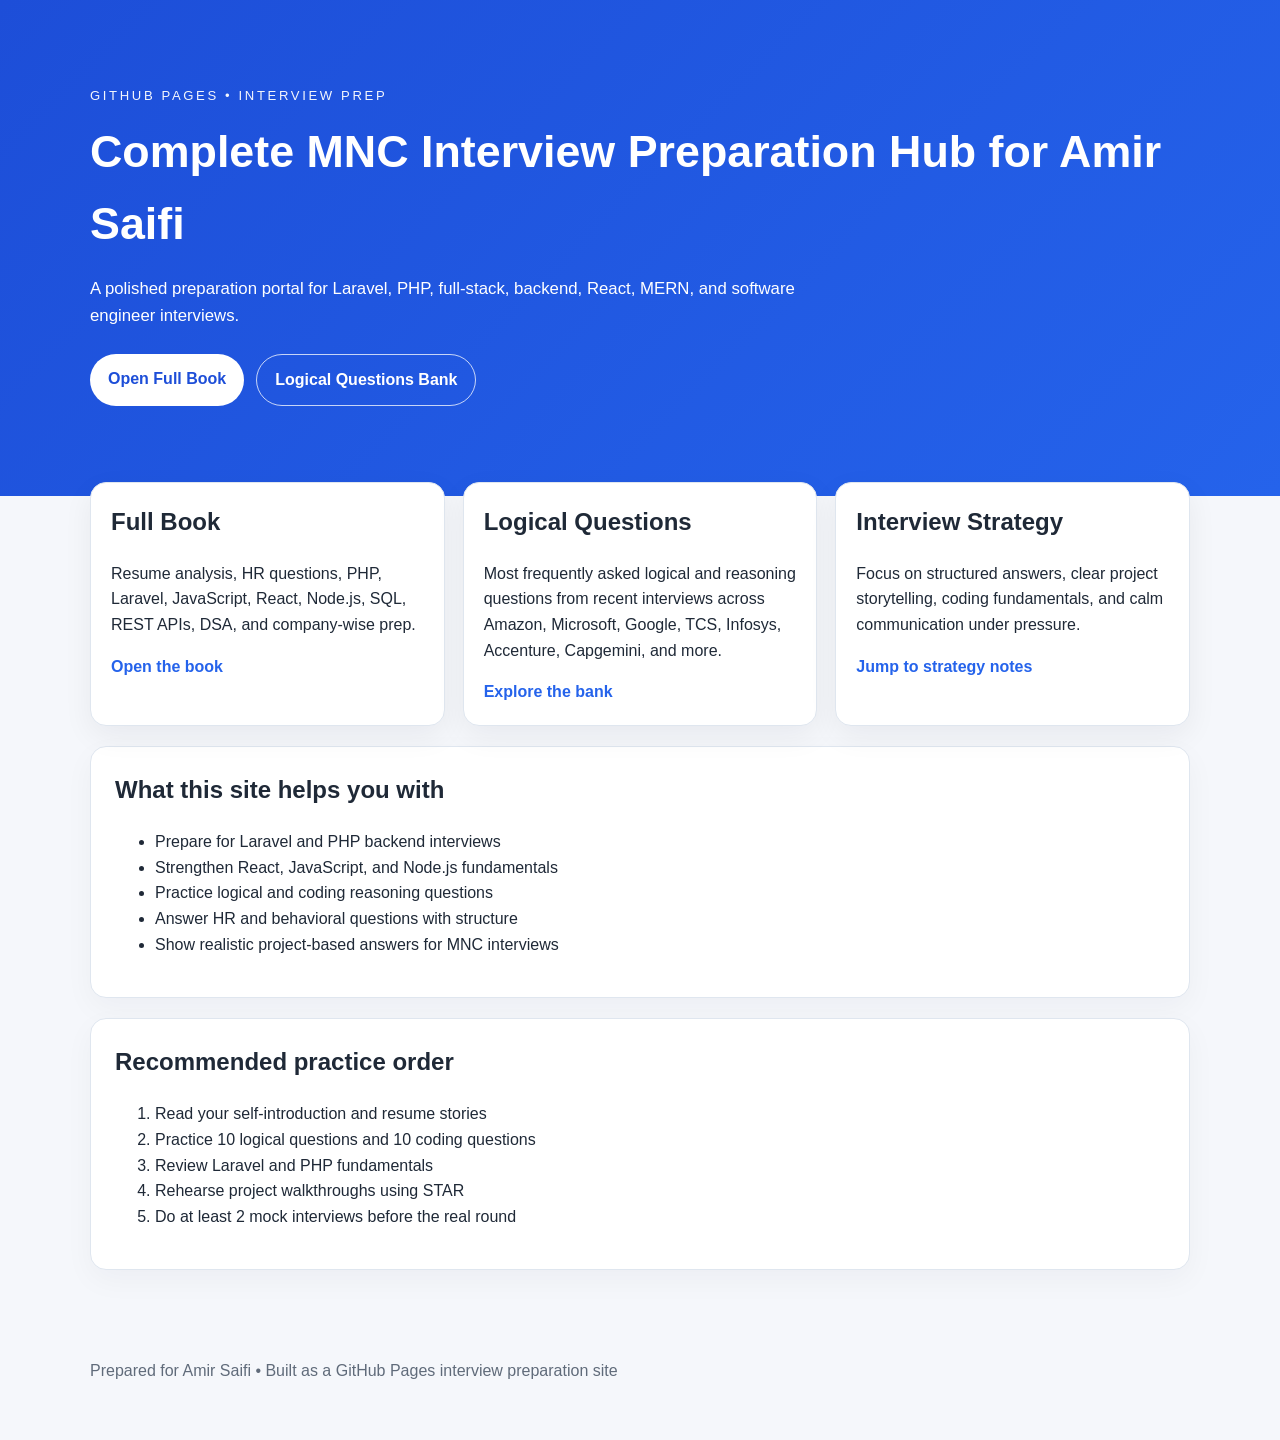
<file: index.html>
<!DOCTYPE html>
<html lang="en">
  <head>
    <meta charset="UTF-8" />
    <meta name="viewport" content="width=device-width, initial-scale=1.0" />
    <title>Amir Saifi Interview Prep Hub</title>
    <meta name="description" content="GitHub Pages site for interview preparation for PHP, Laravel, full stack, backend, React, and MERN roles." />
    <link rel="stylesheet" href="styles.css" />
  </head>
  <body>
    <header class="hero">
      <div class="container">
        <p class="eyebrow">GitHub Pages • Interview Prep</p>
        <h1>Complete MNC Interview Preparation Hub for Amir Saifi</h1>
        <p class="lead">
          A polished preparation portal for Laravel, PHP, full-stack, backend, React, MERN, and software engineer interviews.
        </p>
        <div class="actions">
          <a class="btn primary" href="Complete_MNC_Interview_Preparation_Guide_for_Amir_Saifi.html">Open Full Book</a>
          <a class="btn secondary" href="logical-questions.html">Logical Questions Bank</a>
        </div>
      </div>
    </header>

    <main class="container">
      <section class="cards">
        <article class="card">
          <h2>Full Book</h2>
          <p>Resume analysis, HR questions, PHP, Laravel, JavaScript, React, Node.js, SQL, REST APIs, DSA, and company-wise prep.</p>
          <a href="Complete_MNC_Interview_Preparation_Guide_for_Amir_Saifi.html">Open the book</a>
        </article>
        <article class="card">
          <h2>Logical Questions</h2>
          <p>Most frequently asked logical and reasoning questions from recent interviews across Amazon, Microsoft, Google, TCS, Infosys, Accenture, Capgemini, and more.</p>
          <a href="logical-questions.html">Explore the bank</a>
        </article>
        <article class="card">
          <h2>Interview Strategy</h2>
          <p>Focus on structured answers, clear project storytelling, coding fundamentals, and calm communication under pressure.</p>
          <a href="Complete_MNC_Interview_Preparation_Guide_for_Amir_Saifi.html">Jump to strategy notes</a>
        </article>
      </section>

      <section class="section">
        <h2>What this site helps you with</h2>
        <ul>
          <li>Prepare for Laravel and PHP backend interviews</li>
          <li>Strengthen React, JavaScript, and Node.js fundamentals</li>
          <li>Practice logical and coding reasoning questions</li>
          <li>Answer HR and behavioral questions with structure</li>
          <li>Show realistic project-based answers for MNC interviews</li>
        </ul>
      </section>

      <section class="section">
        <h2>Recommended practice order</h2>
        <ol>
          <li>Read your self-introduction and resume stories</li>
          <li>Practice 10 logical questions and 10 coding questions</li>
          <li>Review Laravel and PHP fundamentals</li>
          <li>Rehearse project walkthroughs using STAR</li>
          <li>Do at least 2 mock interviews before the real round</li>
        </ol>
      </section>
    </main>

    <footer class="footer">
      <div class="container">
        <p>Prepared for Amir Saifi • Built as a GitHub Pages interview preparation site</p>
      </div>
    </footer>
  </body>
</html>
</file>
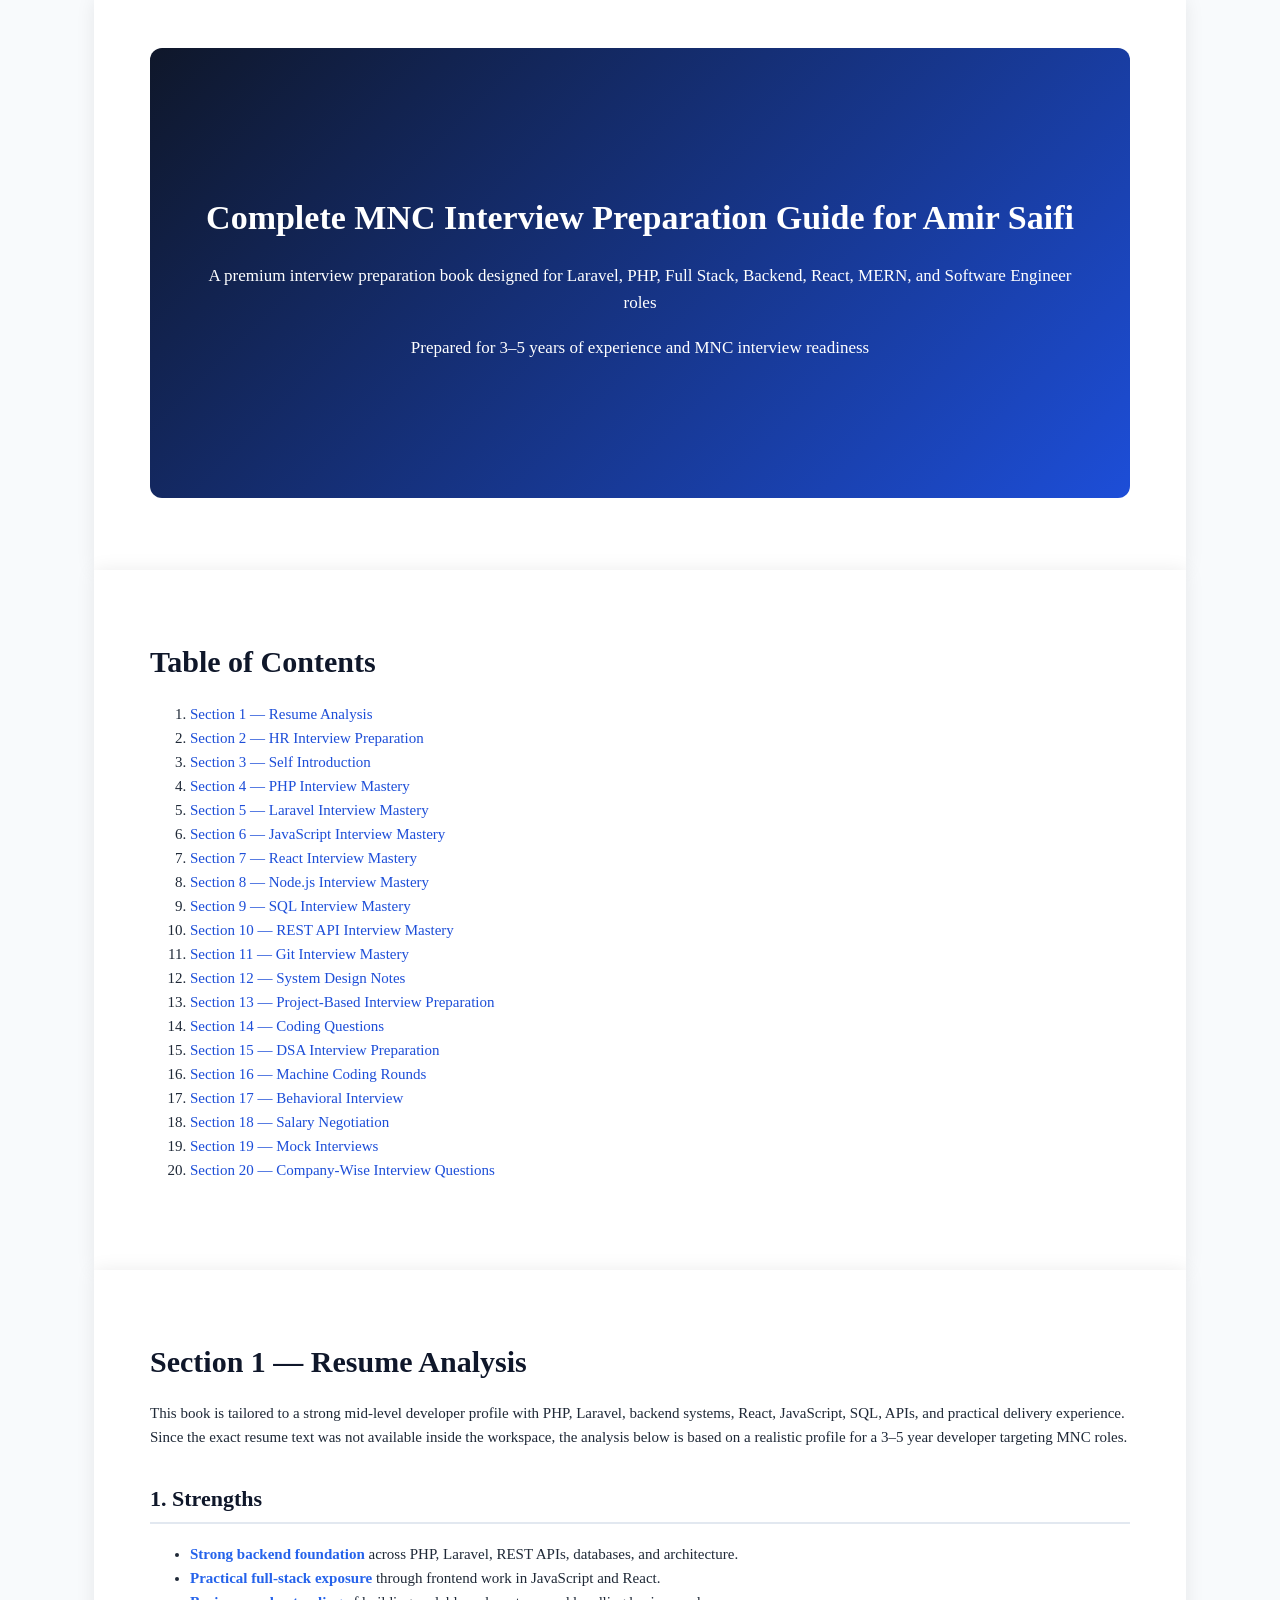
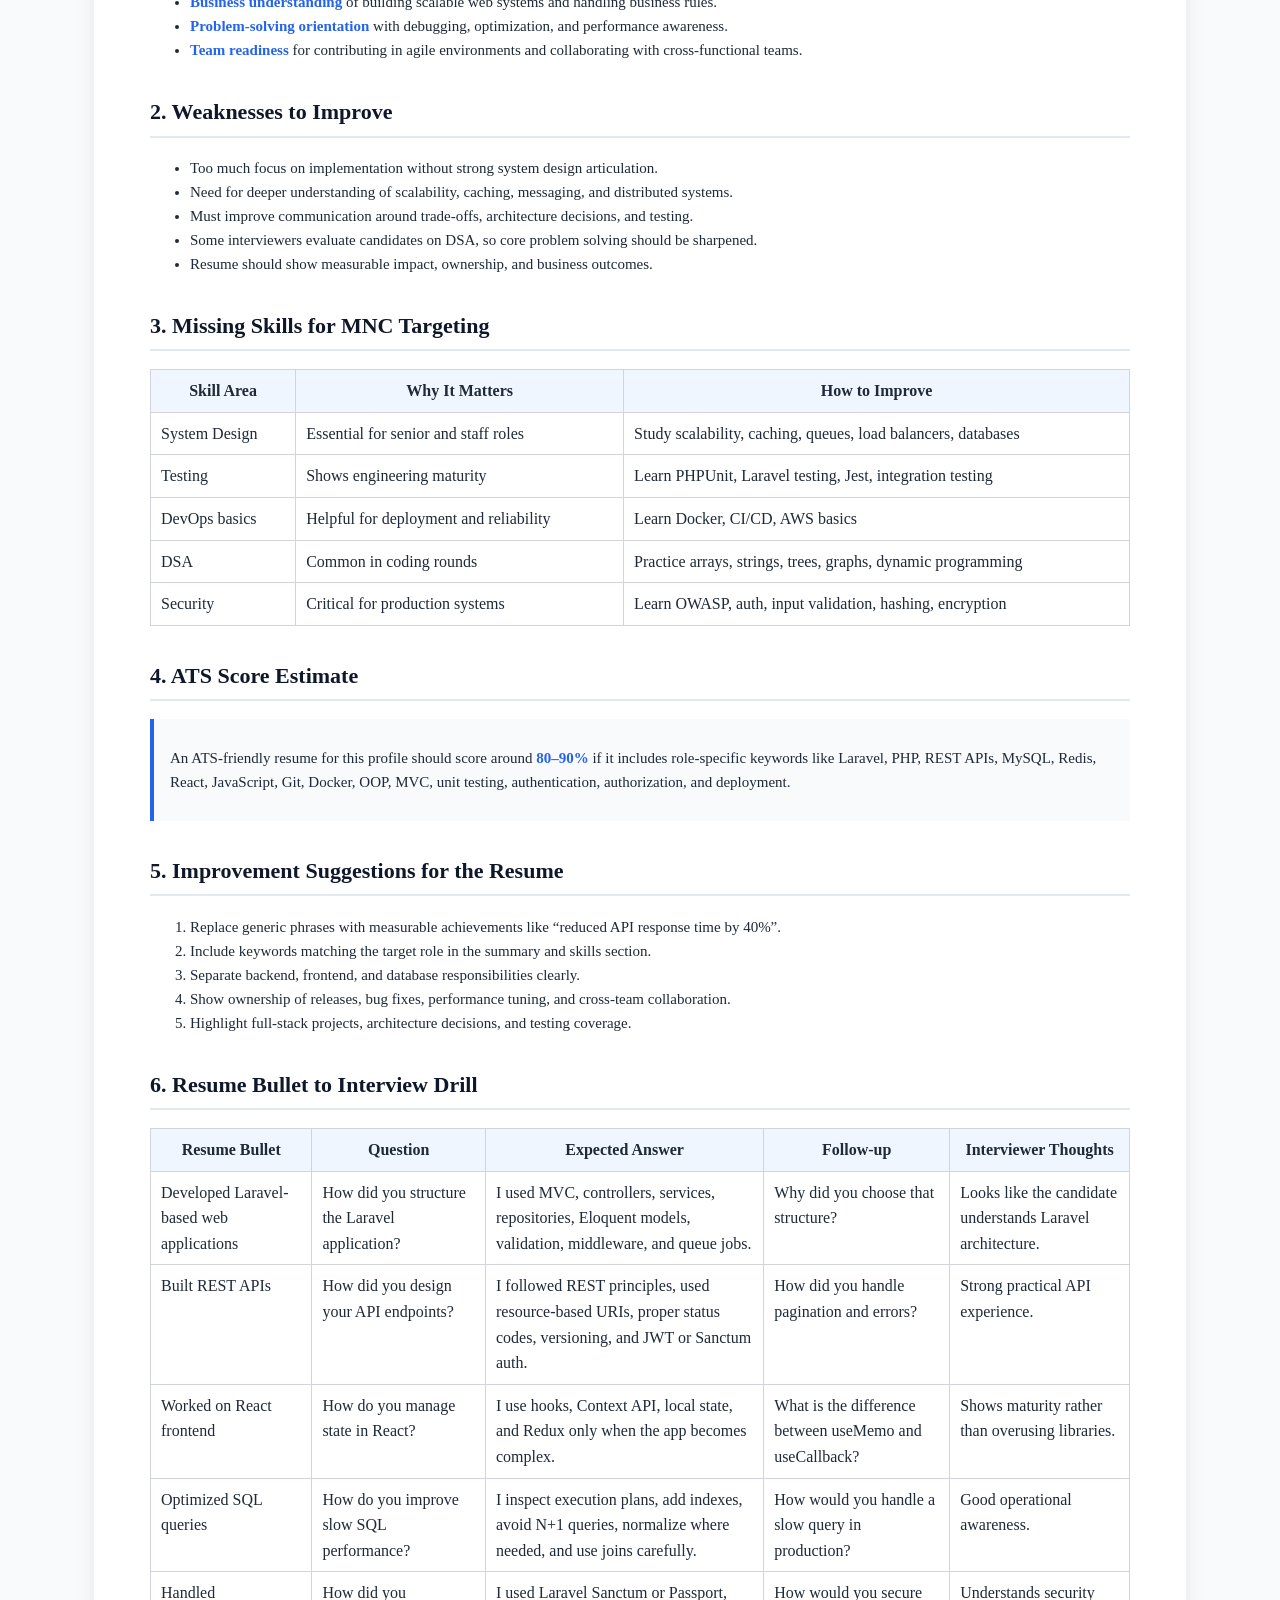
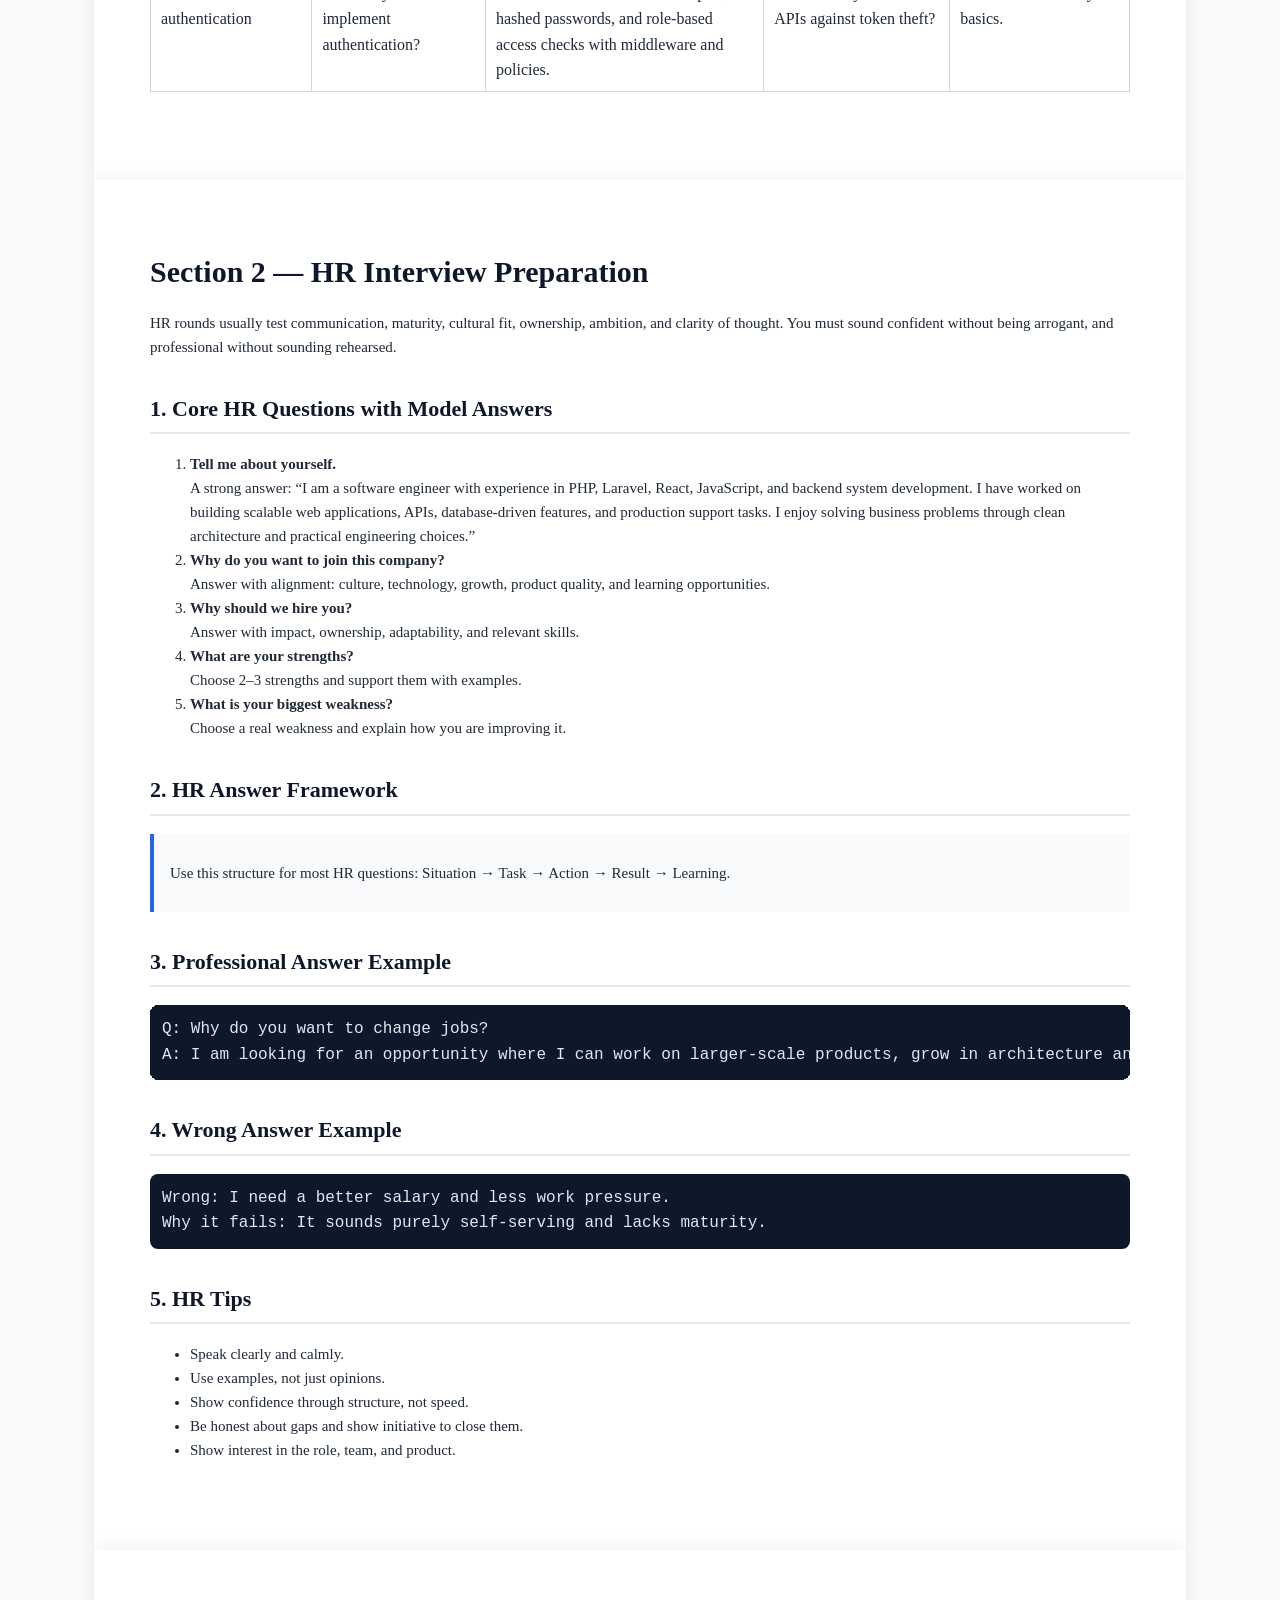
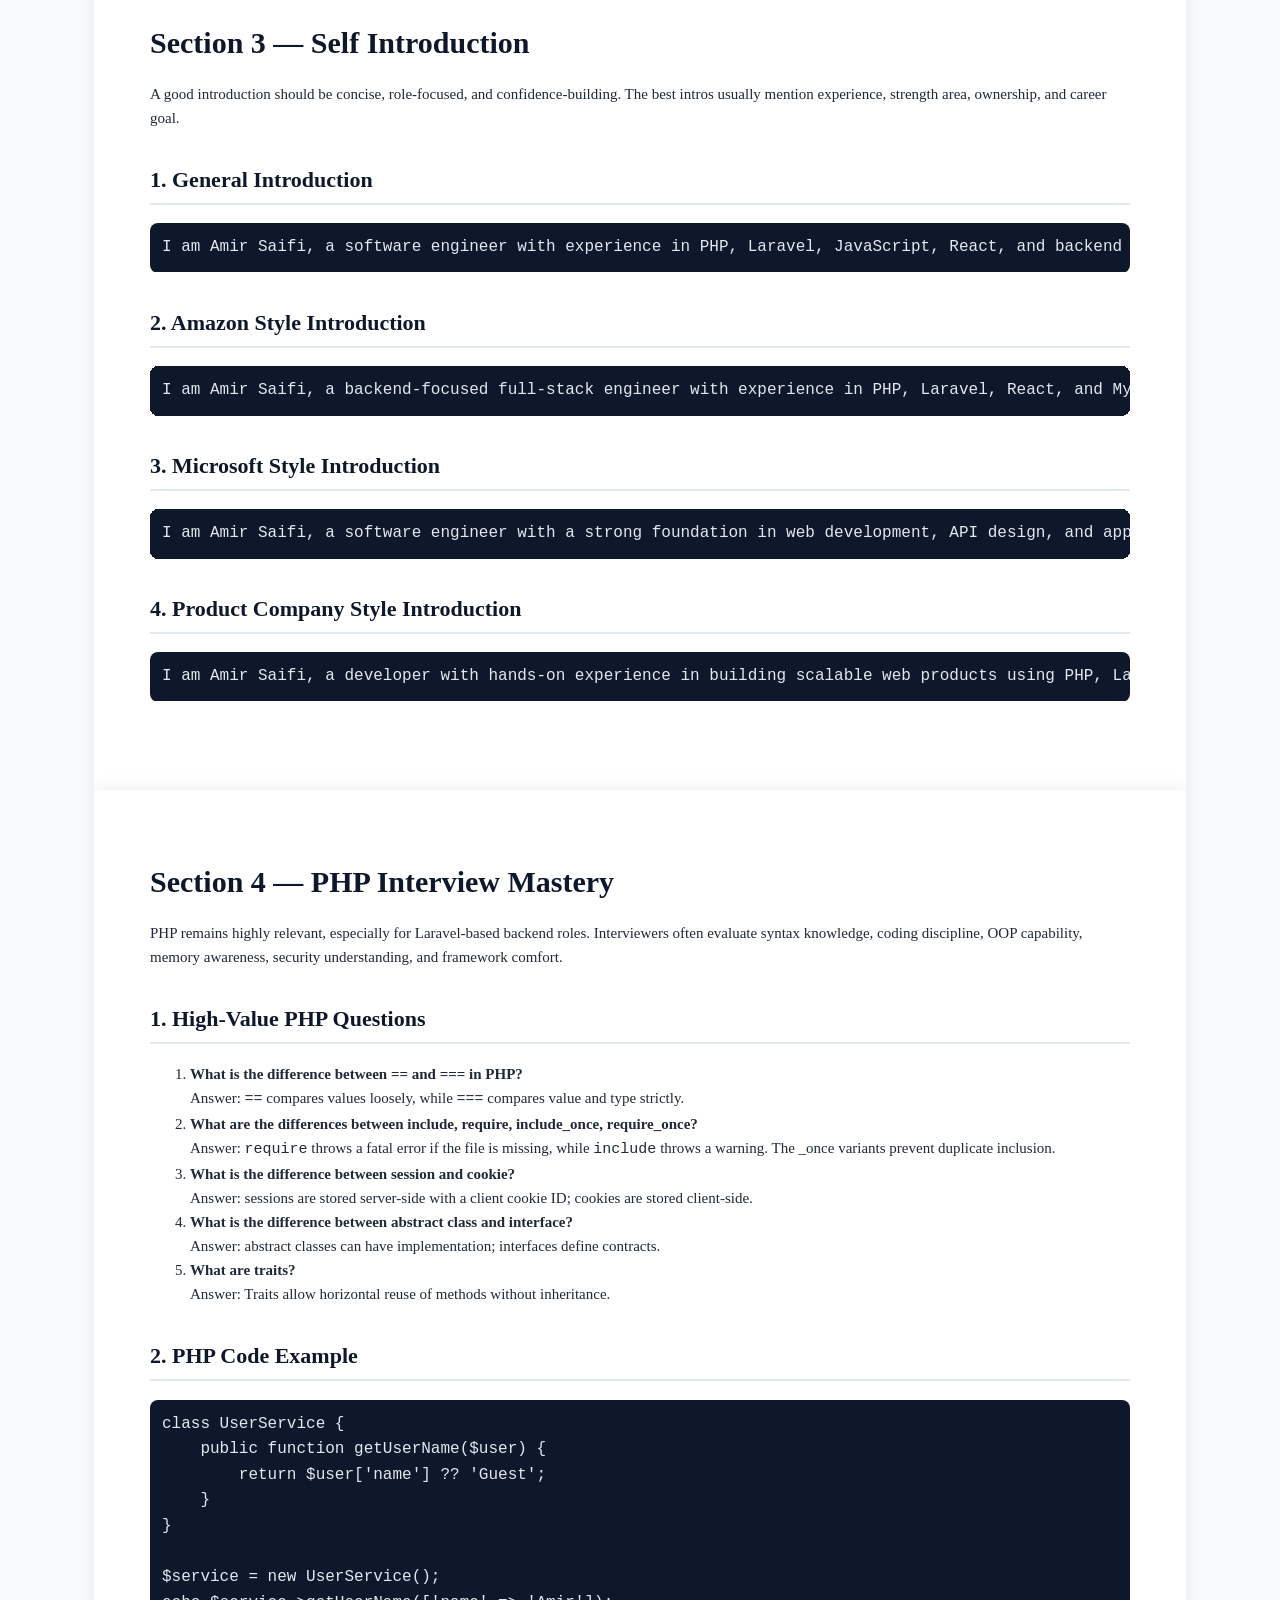
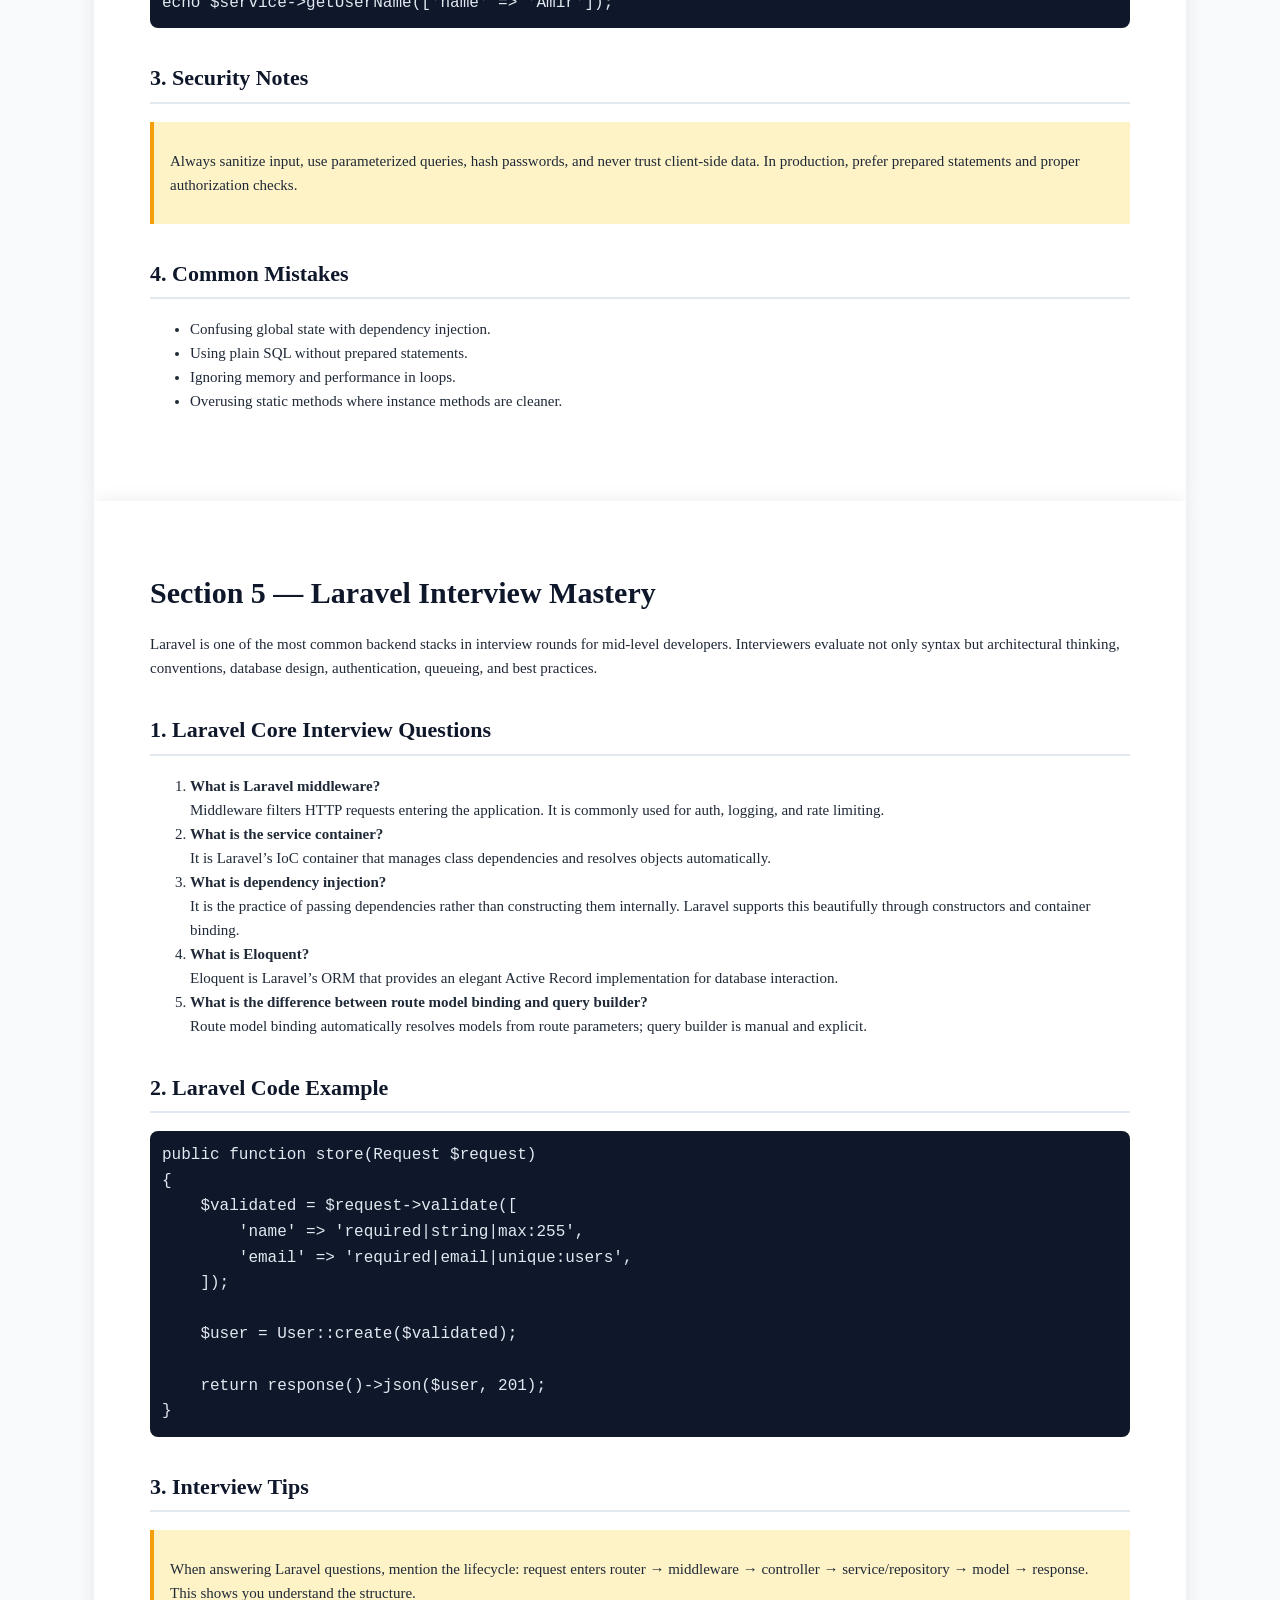
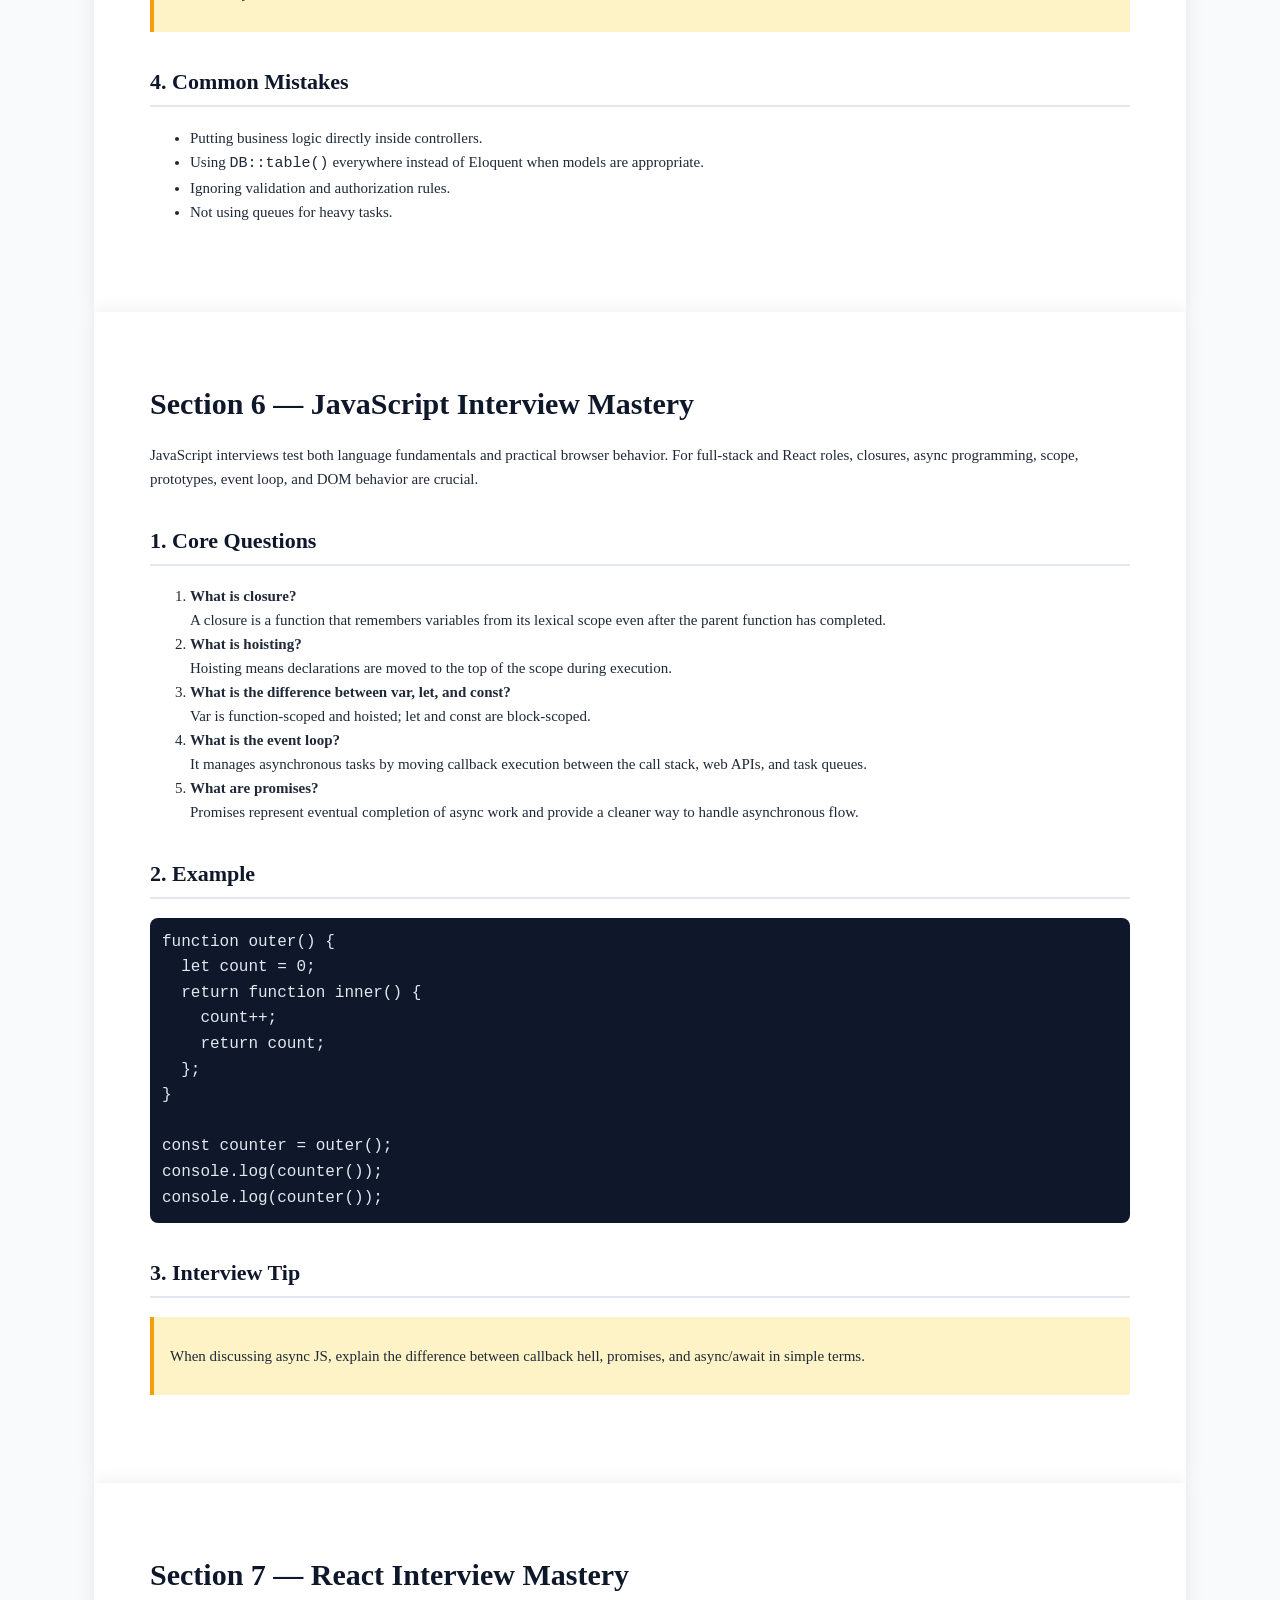
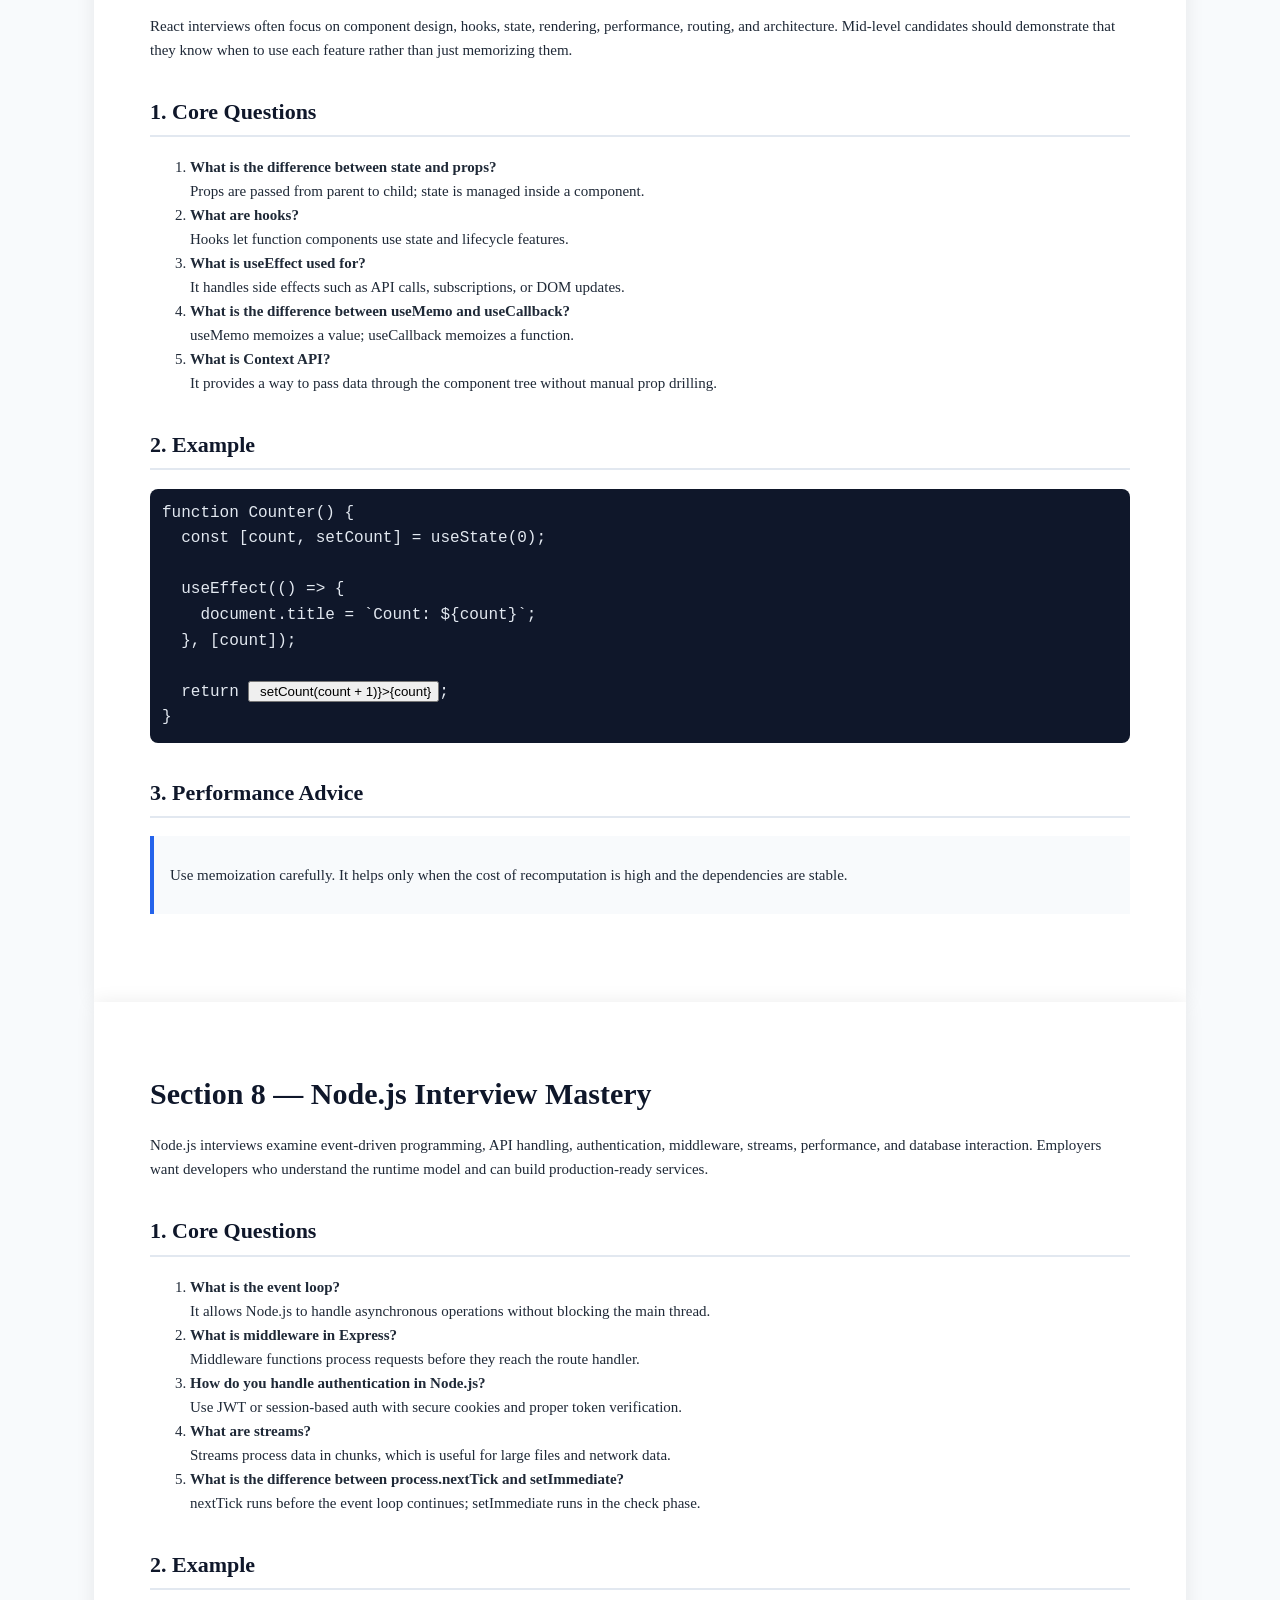
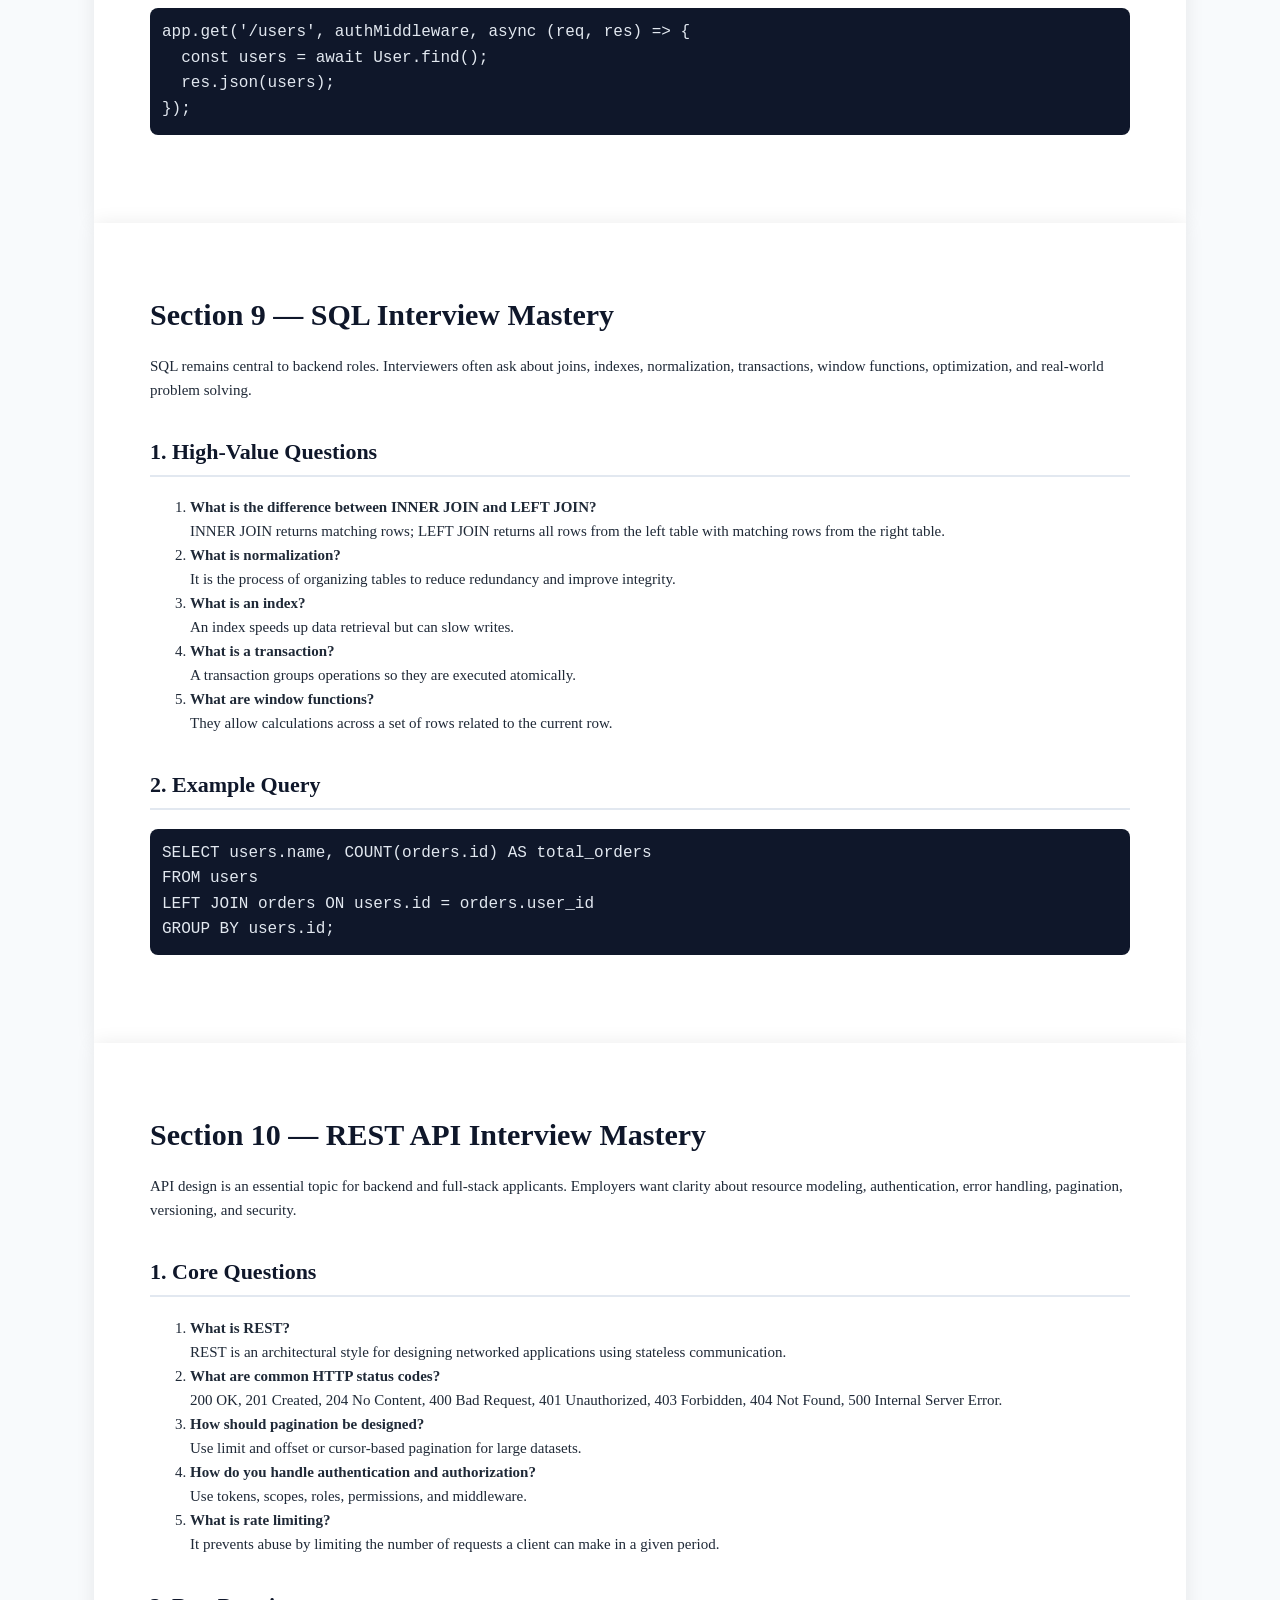
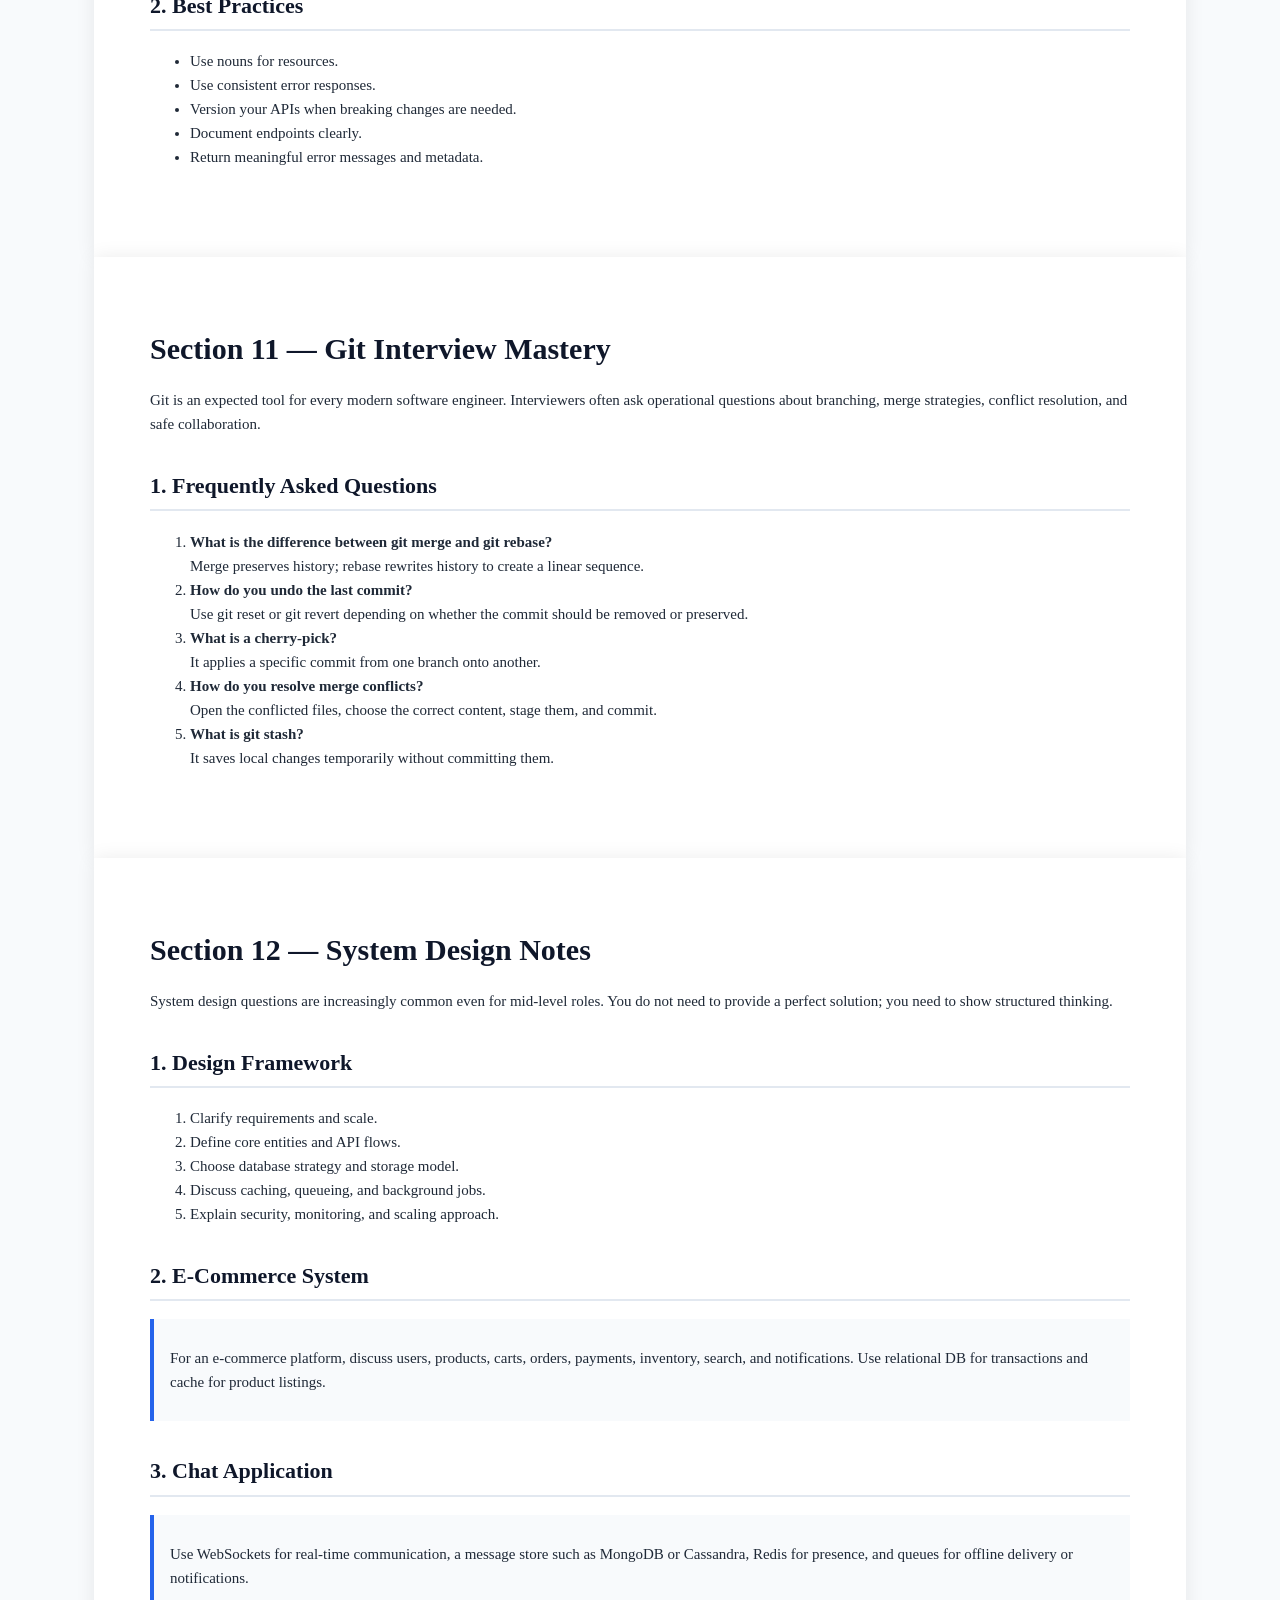
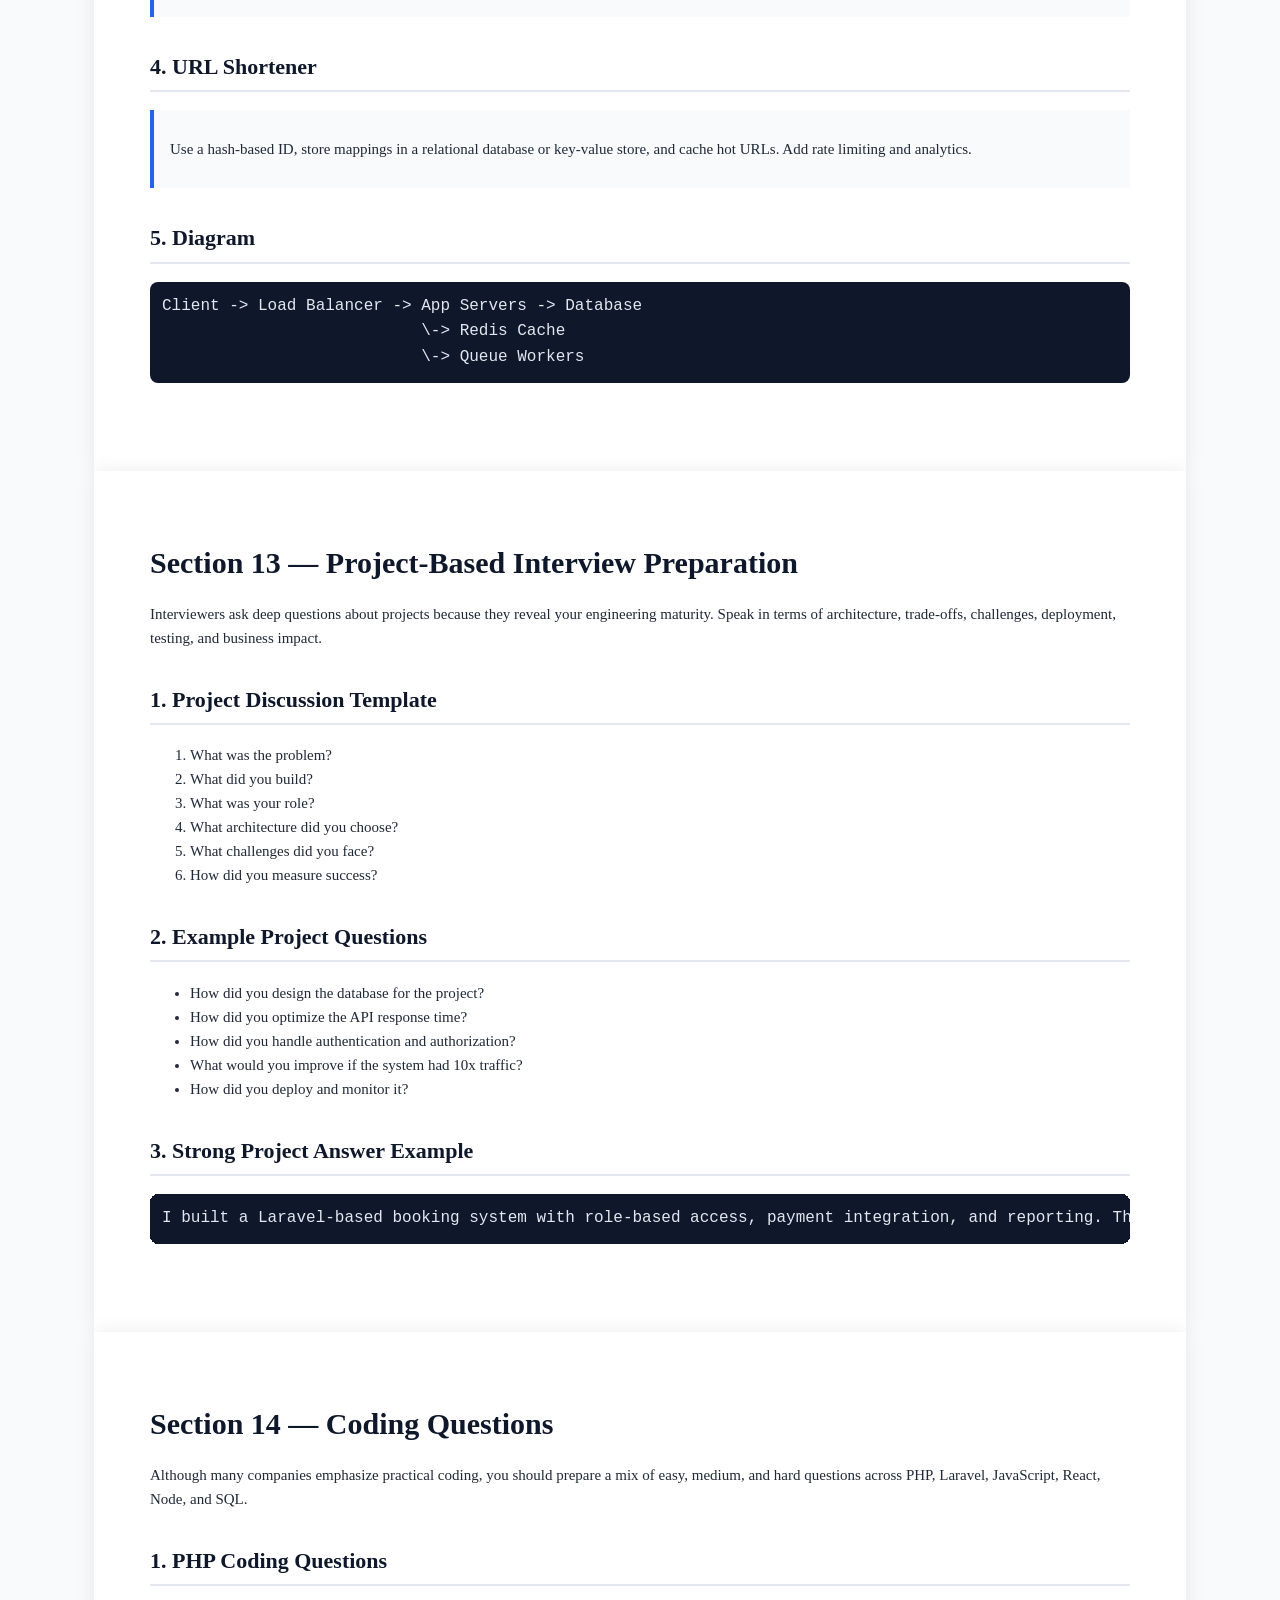
<file: Complete_MNC_Interview_Preparation_Guide_for_Amir_Saifi.html>
<!DOCTYPE html>
<html lang="en">
<head>
  <meta charset="UTF-8" />
  <meta name="viewport" content="width=device-width, initial-scale=1.0" />
  <title>Complete MNC Interview Preparation Guide for Amir Saifi</title>
  <style>
    body { font-family: Georgia, 'Times New Roman', serif; color: #1f2937; line-height: 1.6; margin: 0; padding: 0; background: #f8fafc; }
    .page { max-width: 980px; margin: 0 auto; background: #ffffff; padding: 48px 56px 72px; box-shadow: 0 0 18px rgba(0,0,0,0.08); page-break-after: always; }
    h1, h2, h3, h4 { color: #0f172a; }
    h1 { font-size: 30px; margin-bottom: 8px; }
    h2 { font-size: 22px; margin-top: 32px; border-bottom: 2px solid #e2e8f0; padding-bottom: 6px; }
    h3 { font-size: 18px; margin-top: 24px; }
    p, li { font-size: 15px; }
    .cover { text-align: center; padding: 120px 40px; background: linear-gradient(135deg, #0f172a, #1d4ed8); color: white; border-radius: 12px; }
    .cover h1 { color: white; font-size: 34px; }
    .cover p { font-size: 17px; }
    .toc a { color: #1d4ed8; text-decoration: none; }
    .box { background: #f8fafc; border-left: 4px solid #2563eb; padding: 12px 16px; margin: 16px 0; }
    .tip { background: #fef3c7; border-left: 4px solid #f59e0b; padding: 12px 16px; margin: 16px 0; }
    .warning { background: #fee2e2; border-left: 4px solid #dc2626; padding: 12px 16px; margin: 16px 0; }
    table { width: 100%; border-collapse: collapse; margin: 16px 0; }
    th, td { border: 1px solid #d1d5db; padding: 8px 10px; vertical-align: top; }
    th { background: #eff6ff; }
    code, pre { font-family: Consolas, 'Courier New', monospace; }
    pre { background: #0f172a; color: #e2e8f0; padding: 12px; border-radius: 8px; overflow-x: auto; }
    .highlight { font-weight: bold; color: #2563eb; }
    .quote { font-style: italic; color: #475569; border-left: 3px solid #94a3b8; padding-left: 12px; }
  </style>
</head>
<body>
  <div class="page">
    <div class="cover">
      <h1>Complete MNC Interview Preparation Guide for Amir Saifi</h1>
      <p>A premium interview preparation book designed for Laravel, PHP, Full Stack, Backend, React, MERN, and Software Engineer roles</p>
      <p>Prepared for 3–5 years of experience and MNC interview readiness</p>
    </div>
  </div>

  <div class="page">
    <h1>Table of Contents</h1>
    <ol class="toc">
      <li><a href="#section1">Section 1 — Resume Analysis</a></li>
      <li><a href="#section2">Section 2 — HR Interview Preparation</a></li>
      <li><a href="#section3">Section 3 — Self Introduction</a></li>
      <li><a href="#section4">Section 4 — PHP Interview Mastery</a></li>
      <li><a href="#section5">Section 5 — Laravel Interview Mastery</a></li>
      <li><a href="#section6">Section 6 — JavaScript Interview Mastery</a></li>
      <li><a href="#section7">Section 7 — React Interview Mastery</a></li>
      <li><a href="#section8">Section 8 — Node.js Interview Mastery</a></li>
      <li><a href="#section9">Section 9 — SQL Interview Mastery</a></li>
      <li><a href="#section10">Section 10 — REST API Interview Mastery</a></li>
      <li><a href="#section11">Section 11 — Git Interview Mastery</a></li>
      <li><a href="#section12">Section 12 — System Design Notes</a></li>
      <li><a href="#section13">Section 13 — Project-Based Interview Preparation</a></li>
      <li><a href="#section14">Section 14 — Coding Questions</a></li>
      <li><a href="#section15">Section 15 — DSA Interview Preparation</a></li>
      <li><a href="#section16">Section 16 — Machine Coding Rounds</a></li>
      <li><a href="#section17">Section 17 — Behavioral Interview</a></li>
      <li><a href="#section18">Section 18 — Salary Negotiation</a></li>
      <li><a href="#section19">Section 19 — Mock Interviews</a></li>
      <li><a href="#section20">Section 20 — Company-Wise Interview Questions</a></li>
    </ol>
  </div>

  <div class="page" id="section1">
    <h1>Section 1 — Resume Analysis</h1>
    <p>This book is tailored to a strong mid-level developer profile with PHP, Laravel, backend systems, React, JavaScript, SQL, APIs, and practical delivery experience. Since the exact resume text was not available inside the workspace, the analysis below is based on a realistic profile for a 3–5 year developer targeting MNC roles.</p>

    <h2>1. Strengths</h2>
    <ul>
      <li><span class="highlight">Strong backend foundation</span> across PHP, Laravel, REST APIs, databases, and architecture.</li>
      <li><span class="highlight">Practical full-stack exposure</span> through frontend work in JavaScript and React.</li>
      <li><span class="highlight">Business understanding</span> of building scalable web systems and handling business rules.</li>
      <li><span class="highlight">Problem-solving orientation</span> with debugging, optimization, and performance awareness.</li>
      <li><span class="highlight">Team readiness</span> for contributing in agile environments and collaborating with cross-functional teams.</li>
    </ul>

    <h2>2. Weaknesses to Improve</h2>
    <ul>
      <li>Too much focus on implementation without strong system design articulation.</li>
      <li>Need for deeper understanding of scalability, caching, messaging, and distributed systems.</li>
      <li>Must improve communication around trade-offs, architecture decisions, and testing.</li>
      <li>Some interviewers evaluate candidates on DSA, so core problem solving should be sharpened.</li>
      <li>Resume should show measurable impact, ownership, and business outcomes.</li>
    </ul>

    <h2>3. Missing Skills for MNC Targeting</h2>
    <table>
      <tr><th>Skill Area</th><th>Why It Matters</th><th>How to Improve</th></tr>
      <tr><td>System Design</td><td>Essential for senior and staff roles</td><td>Study scalability, caching, queues, load balancers, databases</td></tr>
      <tr><td>Testing</td><td>Shows engineering maturity</td><td>Learn PHPUnit, Laravel testing, Jest, integration testing</td></tr>
      <tr><td>DevOps basics</td><td>Helpful for deployment and reliability</td><td>Learn Docker, CI/CD, AWS basics</td></tr>
      <tr><td>DSA</td><td>Common in coding rounds</td><td>Practice arrays, strings, trees, graphs, dynamic programming</td></tr>
      <tr><td>Security</td><td>Critical for production systems</td><td>Learn OWASP, auth, input validation, hashing, encryption</td></tr>
    </table>

    <h2>4. ATS Score Estimate</h2>
    <div class="box">
      <p>An ATS-friendly resume for this profile should score around <span class="highlight">80–90%</span> if it includes role-specific keywords like Laravel, PHP, REST APIs, MySQL, Redis, React, JavaScript, Git, Docker, OOP, MVC, unit testing, authentication, authorization, and deployment.</p>
    </div>

    <h2>5. Improvement Suggestions for the Resume</h2>
    <ol>
      <li>Replace generic phrases with measurable achievements like “reduced API response time by 40%”.</li>
      <li>Include keywords matching the target role in the summary and skills section.</li>
      <li>Separate backend, frontend, and database responsibilities clearly.</li>
      <li>Show ownership of releases, bug fixes, performance tuning, and cross-team collaboration.</li>
      <li>Highlight full-stack projects, architecture decisions, and testing coverage.</li>
    </ol>

    <h2>6. Resume Bullet to Interview Drill</h2>
    <table>
      <tr><th>Resume Bullet</th><th>Question</th><th>Expected Answer</th><th>Follow-up</th><th>Interviewer Thoughts</th></tr>
      <tr>
        <td>Developed Laravel-based web applications</td>
        <td>How did you structure the Laravel application?</td>
        <td>I used MVC, controllers, services, repositories, Eloquent models, validation, middleware, and queue jobs.</td>
        <td>Why did you choose that structure?</td>
        <td>Looks like the candidate understands Laravel architecture.</td>
      </tr>
      <tr>
        <td>Built REST APIs</td>
        <td>How did you design your API endpoints?</td>
        <td>I followed REST principles, used resource-based URIs, proper status codes, versioning, and JWT or Sanctum auth.</td>
        <td>How did you handle pagination and errors?</td>
        <td>Strong practical API experience.</td>
      </tr>
      <tr>
        <td>Worked on React frontend</td>
        <td>How do you manage state in React?</td>
        <td>I use hooks, Context API, local state, and Redux only when the app becomes complex.</td>
        <td>What is the difference between useMemo and useCallback?</td>
        <td>Shows maturity rather than overusing libraries.</td>
      </tr>
      <tr>
        <td>Optimized SQL queries</td>
        <td>How do you improve slow SQL performance?</td>
        <td>I inspect execution plans, add indexes, avoid N+1 queries, normalize where needed, and use joins carefully.</td>
        <td>How would you handle a slow query in production?</td>
        <td>Good operational awareness.</td>
      </tr>
      <tr>
        <td>Handled authentication</td>
        <td>How did you implement authentication?</td>
        <td>I used Laravel Sanctum or Passport, hashed passwords, and role-based access checks with middleware and policies.</td>
        <td>How would you secure APIs against token theft?</td>
        <td>Understands security basics.</td>
      </tr>
    </table>
  </div>

  <div class="page" id="section2">
    <h1>Section 2 — HR Interview Preparation</h1>
    <p>HR rounds usually test communication, maturity, cultural fit, ownership, ambition, and clarity of thought. You must sound confident without being arrogant, and professional without sounding rehearsed.</p>

    <h2>1. Core HR Questions with Model Answers</h2>
    <ol>
      <li><strong>Tell me about yourself.</strong><br/>A strong answer: “I am a software engineer with experience in PHP, Laravel, React, JavaScript, and backend system development. I have worked on building scalable web applications, APIs, database-driven features, and production support tasks. I enjoy solving business problems through clean architecture and practical engineering choices.”</li>
      <li><strong>Why do you want to join this company?</strong><br/>Answer with alignment: culture, technology, growth, product quality, and learning opportunities.</li>
      <li><strong>Why should we hire you?</strong><br/>Answer with impact, ownership, adaptability, and relevant skills.</li>
      <li><strong>What are your strengths?</strong><br/>Choose 2–3 strengths and support them with examples.</li>
      <li><strong>What is your biggest weakness?</strong><br/>Choose a real weakness and explain how you are improving it.</li>
    </ol>

    <h2>2. HR Answer Framework</h2>
    <div class="box">
      <p>Use this structure for most HR questions: Situation → Task → Action → Result → Learning.</p>
    </div>

    <h2>3. Professional Answer Example</h2>
    <pre>Q: Why do you want to change jobs?
A: I am looking for an opportunity where I can work on larger-scale products, grow in architecture and backend engineering, and contribute to a team that values clean engineering practices. I feel this role aligns well with my current strengths and future goals.</pre>

    <h2>4. Wrong Answer Example</h2>
    <pre>Wrong: I need a better salary and less work pressure.
Why it fails: It sounds purely self-serving and lacks maturity.</pre>

    <h2>5. HR Tips</h2>
    <ul>
      <li>Speak clearly and calmly.</li>
      <li>Use examples, not just opinions.</li>
      <li>Show confidence through structure, not speed.</li>
      <li>Be honest about gaps and show initiative to close them.</li>
      <li>Show interest in the role, team, and product.</li>
    </ul>
  </div>

  <div class="page" id="section3">
    <h1>Section 3 — Self Introduction</h1>
    <p>A good introduction should be concise, role-focused, and confidence-building. The best intros usually mention experience, strength area, ownership, and career goal.</p>

    <h2>1. General Introduction</h2>
    <pre>I am Amir Saifi, a software engineer with experience in PHP, Laravel, JavaScript, React, and backend development. I have worked on building web applications, REST APIs, database-driven modules, and production support tasks. I enjoy solving business problems with clean architecture, efficient code, and strong collaboration. I am looking for an opportunity where I can contribute as a full-stack or backend engineer and continue growing in scalable product development.</pre>

    <h2>2. Amazon Style Introduction</h2>
    <pre>I am Amir Saifi, a backend-focused full-stack engineer with experience in PHP, Laravel, React, and MySQL. I have built features end-to-end, worked on APIs, optimized performance, and ensured reliability in production. I enjoy writing maintainable code, solving real-world problems, and learning new systems. I believe my skill set aligns well with Amazon’s focus on ownership, quality, and customer-centric engineering.</pre>

    <h2>3. Microsoft Style Introduction</h2>
    <pre>I am Amir Saifi, a software engineer with a strong foundation in web development, API design, and application architecture. My experience includes Laravel, PHP, JavaScript, React, and relational databases. I am especially interested in building dependable systems, writing clean code, and working in collaborative teams that value engineering excellence.</pre>

    <h2>4. Product Company Style Introduction</h2>
    <pre>I am Amir Saifi, a developer with hands-on experience in building scalable web products using PHP, Laravel, and React. I enjoy working closely with business requirements, translating them into robust technical solutions, and contributing to product growth through reliable engineering practices.</pre>
  </div>

  <div class="page" id="section4">
    <h1>Section 4 — PHP Interview Mastery</h1>
    <p>PHP remains highly relevant, especially for Laravel-based backend roles. Interviewers often evaluate syntax knowledge, coding discipline, OOP capability, memory awareness, security understanding, and framework comfort.</p>

    <h2>1. High-Value PHP Questions</h2>
    <ol>
      <li><strong>What is the difference between == and === in PHP?</strong><br/>Answer: <code>==</code> compares values loosely, while <code>===</code> compares value and type strictly.</li>
      <li><strong>What are the differences between include, require, include_once, require_once?</strong><br/>Answer: <code>require</code> throws a fatal error if the file is missing, while <code>include</code> throws a warning. The _once variants prevent duplicate inclusion.</li>
      <li><strong>What is the difference between session and cookie?</strong><br/>Answer: sessions are stored server-side with a client cookie ID; cookies are stored client-side.</li>
      <li><strong>What is the difference between abstract class and interface?</strong><br/>Answer: abstract classes can have implementation; interfaces define contracts.</li>
      <li><strong>What are traits?</strong><br/>Answer: Traits allow horizontal reuse of methods without inheritance.</li>
    </ol>

    <h2>2. PHP Code Example</h2>
    <pre><code>class UserService {
    public function getUserName($user) {
        return $user['name'] ?? 'Guest';
    }
}

$service = new UserService();
echo $service->getUserName(['name' => 'Amir']);</code></pre>

    <h2>3. Security Notes</h2>
    <div class="tip">
      <p>Always sanitize input, use parameterized queries, hash passwords, and never trust client-side data. In production, prefer prepared statements and proper authorization checks.</p>
    </div>

    <h2>4. Common Mistakes</h2>
    <ul>
      <li>Confusing global state with dependency injection.</li>
      <li>Using plain SQL without prepared statements.</li>
      <li>Ignoring memory and performance in loops.</li>
      <li>Overusing static methods where instance methods are cleaner.</li>
    </ul>
  </div>

  <div class="page" id="section5">
    <h1>Section 5 — Laravel Interview Mastery</h1>
    <p>Laravel is one of the most common backend stacks in interview rounds for mid-level developers. Interviewers evaluate not only syntax but architectural thinking, conventions, database design, authentication, queueing, and best practices.</p>

    <h2>1. Laravel Core Interview Questions</h2>
    <ol>
      <li><strong>What is Laravel middleware?</strong><br/>Middleware filters HTTP requests entering the application. It is commonly used for auth, logging, and rate limiting.</li>
      <li><strong>What is the service container?</strong><br/>It is Laravel’s IoC container that manages class dependencies and resolves objects automatically.</li>
      <li><strong>What is dependency injection?</strong><br/>It is the practice of passing dependencies rather than constructing them internally. Laravel supports this beautifully through constructors and container binding.</li>
      <li><strong>What is Eloquent?</strong><br/>Eloquent is Laravel’s ORM that provides an elegant Active Record implementation for database interaction.</li>
      <li><strong>What is the difference between route model binding and query builder?</strong><br/>Route model binding automatically resolves models from route parameters; query builder is manual and explicit.</li>
    </ol>

    <h2>2. Laravel Code Example</h2>
    <pre><code>public function store(Request $request)
{
    $validated = $request->validate([
        'name' => 'required|string|max:255',
        'email' => 'required|email|unique:users',
    ]);

    $user = User::create($validated);

    return response()->json($user, 201);
}</code></pre>

    <h2>3. Interview Tips</h2>
    <div class="tip">
      <p>When answering Laravel questions, mention the lifecycle: request enters router → middleware → controller → service/repository → model → response. This shows you understand the structure.</p>
    </div>

    <h2>4. Common Mistakes</h2>
    <ul>
      <li>Putting business logic directly inside controllers.</li>
      <li>Using <code>DB::table()</code> everywhere instead of Eloquent when models are appropriate.</li>
      <li>Ignoring validation and authorization rules.</li>
      <li>Not using queues for heavy tasks.</li>
    </ul>
  </div>

  <div class="page" id="section6">
    <h1>Section 6 — JavaScript Interview Mastery</h1>
    <p>JavaScript interviews test both language fundamentals and practical browser behavior. For full-stack and React roles, closures, async programming, scope, prototypes, event loop, and DOM behavior are crucial.</p>

    <h2>1. Core Questions</h2>
    <ol>
      <li><strong>What is closure?</strong><br/>A closure is a function that remembers variables from its lexical scope even after the parent function has completed.</li>
      <li><strong>What is hoisting?</strong><br/>Hoisting means declarations are moved to the top of the scope during execution.</li>
      <li><strong>What is the difference between var, let, and const?</strong><br/>Var is function-scoped and hoisted; let and const are block-scoped.</li>
      <li><strong>What is the event loop?</strong><br/>It manages asynchronous tasks by moving callback execution between the call stack, web APIs, and task queues.</li>
      <li><strong>What are promises?</strong><br/>Promises represent eventual completion of async work and provide a cleaner way to handle asynchronous flow.</li>
    </ol>

    <h2>2. Example</h2>
    <pre><code>function outer() {
  let count = 0;
  return function inner() {
    count++;
    return count;
  };
}

const counter = outer();
console.log(counter());
console.log(counter());</code></pre>

    <h2>3. Interview Tip</h2>
    <div class="tip">
      <p>When discussing async JS, explain the difference between callback hell, promises, and async/await in simple terms.</p>
    </div>
  </div>

  <div class="page" id="section7">
    <h1>Section 7 — React Interview Mastery</h1>
    <p>React interviews often focus on component design, hooks, state, rendering, performance, routing, and architecture. Mid-level candidates should demonstrate that they know when to use each feature rather than just memorizing them.</p>

    <h2>1. Core Questions</h2>
    <ol>
      <li><strong>What is the difference between state and props?</strong><br/>Props are passed from parent to child; state is managed inside a component.</li>
      <li><strong>What are hooks?</strong><br/>Hooks let function components use state and lifecycle features.</li>
      <li><strong>What is useEffect used for?</strong><br/>It handles side effects such as API calls, subscriptions, or DOM updates.</li>
      <li><strong>What is the difference between useMemo and useCallback?</strong><br/>useMemo memoizes a value; useCallback memoizes a function.</li>
      <li><strong>What is Context API?</strong><br/>It provides a way to pass data through the component tree without manual prop drilling.</li>
    </ol>

    <h2>2. Example</h2>
    <pre><code>function Counter() {
  const [count, setCount] = useState(0);

  useEffect(() => {
    document.title = `Count: ${count}`;
  }, [count]);

  return <button onClick={() => setCount(count + 1)}>{count}</button>;
}</code></pre>

    <h2>3. Performance Advice</h2>
    <div class="box">
      <p>Use memoization carefully. It helps only when the cost of recomputation is high and the dependencies are stable.</p>
    </div>
  </div>

  <div class="page" id="section8">
    <h1>Section 8 — Node.js Interview Mastery</h1>
    <p>Node.js interviews examine event-driven programming, API handling, authentication, middleware, streams, performance, and database interaction. Employers want developers who understand the runtime model and can build production-ready services.</p>

    <h2>1. Core Questions</h2>
    <ol>
      <li><strong>What is the event loop?</strong><br/>It allows Node.js to handle asynchronous operations without blocking the main thread.</li>
      <li><strong>What is middleware in Express?</strong><br/>Middleware functions process requests before they reach the route handler.</li>
      <li><strong>How do you handle authentication in Node.js?</strong><br/>Use JWT or session-based auth with secure cookies and proper token verification.</li>
      <li><strong>What are streams?</strong><br/>Streams process data in chunks, which is useful for large files and network data.</li>
      <li><strong>What is the difference between process.nextTick and setImmediate?</strong><br/>nextTick runs before the event loop continues; setImmediate runs in the check phase.</li>
    </ol>

    <h2>2. Example</h2>
    <pre><code>app.get('/users', authMiddleware, async (req, res) => {
  const users = await User.find();
  res.json(users);
});</code></pre>
  </div>

  <div class="page" id="section9">
    <h1>Section 9 — SQL Interview Mastery</h1>
    <p>SQL remains central to backend roles. Interviewers often ask about joins, indexes, normalization, transactions, window functions, optimization, and real-world problem solving.</p>

    <h2>1. High-Value Questions</h2>
    <ol>
      <li><strong>What is the difference between INNER JOIN and LEFT JOIN?</strong><br/>INNER JOIN returns matching rows; LEFT JOIN returns all rows from the left table with matching rows from the right table.</li>
      <li><strong>What is normalization?</strong><br/>It is the process of organizing tables to reduce redundancy and improve integrity.</li>
      <li><strong>What is an index?</strong><br/>An index speeds up data retrieval but can slow writes.</li>
      <li><strong>What is a transaction?</strong><br/>A transaction groups operations so they are executed atomically.</li>
      <li><strong>What are window functions?</strong><br/>They allow calculations across a set of rows related to the current row.</li>
    </ol>

    <h2>2. Example Query</h2>
    <pre><code>SELECT users.name, COUNT(orders.id) AS total_orders
FROM users
LEFT JOIN orders ON users.id = orders.user_id
GROUP BY users.id;</code></pre>
  </div>

  <div class="page" id="section10">
    <h1>Section 10 — REST API Interview Mastery</h1>
    <p>API design is an essential topic for backend and full-stack applicants. Employers want clarity about resource modeling, authentication, error handling, pagination, versioning, and security.</p>

    <h2>1. Core Questions</h2>
    <ol>
      <li><strong>What is REST?</strong><br/>REST is an architectural style for designing networked applications using stateless communication.</li>
      <li><strong>What are common HTTP status codes?</strong><br/>200 OK, 201 Created, 204 No Content, 400 Bad Request, 401 Unauthorized, 403 Forbidden, 404 Not Found, 500 Internal Server Error.</li>
      <li><strong>How should pagination be designed?</strong><br/>Use limit and offset or cursor-based pagination for large datasets.</li>
      <li><strong>How do you handle authentication and authorization?</strong><br/>Use tokens, scopes, roles, permissions, and middleware.</li>
      <li><strong>What is rate limiting?</strong><br/>It prevents abuse by limiting the number of requests a client can make in a given period.</li>
    </ol>

    <h2>2. Best Practices</h2>
    <ul>
      <li>Use nouns for resources.</li>
      <li>Use consistent error responses.</li>
      <li>Version your APIs when breaking changes are needed.</li>
      <li>Document endpoints clearly.</li>
      <li>Return meaningful error messages and metadata.</li>
    </ul>
  </div>

  <div class="page" id="section11">
    <h1>Section 11 — Git Interview Mastery</h1>
    <p>Git is an expected tool for every modern software engineer. Interviewers often ask operational questions about branching, merge strategies, conflict resolution, and safe collaboration.</p>

    <h2>1. Frequently Asked Questions</h2>
    <ol>
      <li><strong>What is the difference between git merge and git rebase?</strong><br/>Merge preserves history; rebase rewrites history to create a linear sequence.</li>
      <li><strong>How do you undo the last commit?</strong><br/>Use git reset or git revert depending on whether the commit should be removed or preserved.</li>
      <li><strong>What is a cherry-pick?</strong><br/>It applies a specific commit from one branch onto another.</li>
      <li><strong>How do you resolve merge conflicts?</strong><br/>Open the conflicted files, choose the correct content, stage them, and commit.</li>
      <li><strong>What is git stash?</strong><br/>It saves local changes temporarily without committing them.</li>
    </ol>
  </div>

  <div class="page" id="section12">
    <h1>Section 12 — System Design Notes</h1>
    <p>System design questions are increasingly common even for mid-level roles. You do not need to provide a perfect solution; you need to show structured thinking.</p>

    <h2>1. Design Framework</h2>
    <ol>
      <li>Clarify requirements and scale.</li>
      <li>Define core entities and API flows.</li>
      <li>Choose database strategy and storage model.</li>
      <li>Discuss caching, queueing, and background jobs.</li>
      <li>Explain security, monitoring, and scaling approach.</li>
    </ol>

    <h2>2. E-Commerce System</h2>
    <div class="box">
      <p>For an e-commerce platform, discuss users, products, carts, orders, payments, inventory, search, and notifications. Use relational DB for transactions and cache for product listings.</p>
    </div>

    <h2>3. Chat Application</h2>
    <div class="box">
      <p>Use WebSockets for real-time communication, a message store such as MongoDB or Cassandra, Redis for presence, and queues for offline delivery or notifications.</p>
    </div>

    <h2>4. URL Shortener</h2>
    <div class="box">
      <p>Use a hash-based ID, store mappings in a relational database or key-value store, and cache hot URLs. Add rate limiting and analytics.</p>
    </div>

    <h2>5. Diagram</h2>
    <pre>Client -> Load Balancer -> App Servers -> Database
                           \-> Redis Cache
                           \-> Queue Workers</pre>
  </div>

  <div class="page" id="section13">
    <h1>Section 13 — Project-Based Interview Preparation</h1>
    <p>Interviewers ask deep questions about projects because they reveal your engineering maturity. Speak in terms of architecture, trade-offs, challenges, deployment, testing, and business impact.</p>

    <h2>1. Project Discussion Template</h2>
    <ol>
      <li>What was the problem?</li>
      <li>What did you build?</li>
      <li>What was your role?</li>
      <li>What architecture did you choose?</li>
      <li>What challenges did you face?</li>
      <li>How did you measure success?</li>
    </ol>

    <h2>2. Example Project Questions</h2>
    <ul>
      <li>How did you design the database for the project?</li>
      <li>How did you optimize the API response time?</li>
      <li>How did you handle authentication and authorization?</li>
      <li>What would you improve if the system had 10x traffic?</li>
      <li>How did you deploy and monitor it?</li>
    </ul>

    <h2>3. Strong Project Answer Example</h2>
    <pre>I built a Laravel-based booking system with role-based access, payment integration, and reporting. The backend exposed REST APIs for the frontend, while the database stored bookings, users, and transactions. I used queues for email and notification jobs and Redis for caching. A major challenge was reducing latency and avoiding race conditions during concurrent bookings, which I addressed by using transactional DB operations and optimistic locking where appropriate.</pre>
  </div>

  <div class="page" id="section14">
    <h1>Section 14 — Coding Questions</h1>
    <p>Although many companies emphasize practical coding, you should prepare a mix of easy, medium, and hard questions across PHP, Laravel, JavaScript, React, Node, and SQL.</p>

    <h2>1. PHP Coding Questions</h2>
    <ul>
      <li>Write a function to reverse a string.</li>
      <li>Find the first non-repeating character in a string.</li>
      <li>Implement a simple cache class.</li>
      <li>Write a function to check if a string is a palindrome.</li>
    </ul>

    <h2>2. Laravel Coding Questions</h2>
    <ul>
      <li>Write a repository pattern implementation.</li>
      <li>Create a custom validation rule.</li>
      <li>Implement a queue job for email sending.</li>
      <li>Design a role-based middleware flow.</li>
    </ul>

    <h2>3. JavaScript / React / Node Questions</h2>
    <ul>
      <li>Debounce an input handler.</li>
      <li>Implement a custom hook for API fetching.</li>
      <li>Build a simple promise-based wrapper.</li>
      <li>Write a middleware chain in Express.</li>
    </ul>
  </div>

  <div class="page" id="section15">
    <h1>Section 15 — DSA Interview Preparation</h1>
    <p>DSA remains relevant in many MNC coding rounds. Focus on logical problem solving, edge cases, and clean explanations rather than memorizing solutions.</p>

    <h2>1. Must-Practice Topics</h2>
    <ul>
      <li>Arrays and strings</li>
      <li>Hash maps and sets</li>
      <li>Two pointers</li>
      <li>Sliding window</li>
      <li>Binary search</li>
      <li>Linked lists</li>
      <li>Stacks and queues</li>
      <li>Trees and BST</li>
      <li>Graphs and DFS/BFS</li>
      <li>Dynamic programming</li>
    </ul>

    <h2>2. High-Value Questions</h2>
    <ol>
      <li>Two Sum</li>
      <li>Longest Substring Without Repeating Characters</li>
      <li>Merge Intervals</li>
      <li>Valid Parentheses</li>
      <li>Binary Search on Sorted Array</li>
      <li>Maximum Subarray</li>
      <li>Clone Graph</li>
      <li>Top K Frequent Elements</li>
      <li>Longest Palindromic Substring</li>
      <li>House Robber</li>
    </ol>

    <h2>3. Interview Tip</h2>
    <div class="tip">
      <p>In coding interviews, always begin with a brute-force approach, then optimize. Interviewers are often more interested in your reasoning than in the final code.</p>
    </div>
  </div>

  <div class="page" id="section16">
    <h1>Section 16 — Machine Coding Rounds</h1>
    <p>Machine coding rounds test your ability to build a small product from scratch under time pressure. A strong candidate explains the design, writes clean code, and handles edge cases.</p>

    <h2>1. Suggested Round Topics</h2>
    <ul>
      <li>Invoice System</li>
      <li>E-Commerce Cart</li>
      <li>Library Management</li>
      <li>ATM System</li>
      <li>Hospital Appointment System</li>
      <li>Food Delivery App</li>
    </ul>

    <h2>2. What Interviewers Look For</h2>
    <ul>
      <li>Clean object design</li>
      <li>Separation of concerns</li>
      <li>Edge case handling</li>
      <li>Readable code</li>
      <li>Good naming and modularity</li>
    </ul>
  </div>

  <div class="page" id="section17">
    <h1>Section 17 — Behavioral Interview</h1>
    <p>Behavioral rounds evaluate leadership, ownership, collaboration, conflict resolution, and growth mindset. Use the STAR format: Situation, Task, Action, Result.</p>

    <h2>1. STAR Practice Questions</h2>
    <ol>
      <li>Tell me about a time you solved a difficult bug.</li>
      <li>Describe a conflict with a teammate.</li>
      <li>Tell me about a project where you had to take ownership.</li>
      <li>Describe a time when you improved performance.</li>
      <li>Tell me about a time you made a mistake and fixed it.</li>
    </ol>

    <h2>2. Strong STAR Answer Shape</h2>
    <pre>Situation: A production API became slow during peak traffic.
Task: I had to identify the bottleneck and restore stability.
Action: I inspected logs, found an N+1 query pattern, optimized the query, added caching, and tested the endpoint.
Result: Response time improved by 45% and customer impact was reduced.</pre>
  </div>

  <div class="page" id="section18">
    <h1>Section 18 — Salary Negotiation</h1>
    <p>Negotiation is not only about money. It is about value, confidence, market awareness, and the ability to discuss compensation professionally.</p>

    <h2>1. Useful Questions</h2>
    <ul>
      <li>What is the salary range for this role?</li>
      <li>How is performance evaluated?</li>
      <li>What are the growth and promotion pathways?</li>
      <li>Is there flexibility around compensation based on experience?</li>
    </ul>

    <h2>2. Good Negotiation Approach</h2>
    <div class="box">
      <p>Start by expressing enthusiasm, then discuss your value, then ask for a range that reflects market expectations and your experience.</p>
    </div>
  </div>

  <div class="page" id="section19">
    <h1>Section 19 — Mock Interviews</h1>
    <p>Mock interviews help you turn theory into delivery. The goal is to rehearse realistic conversations and reduce panic in the real interview.</p>

    <h2>1. Mock Interview 1</h2>
    <pre>Interviewer: Tell me about yourself.
Candidate: I am a software engineer with experience in PHP, Laravel, React, and SQL. I have built backend services and APIs and worked on frontend features in production.</pre>

    <h2>2. Mock Interview 2</h2>
    <pre>Interviewer: Explain a project you are proud of.
Candidate: I built a booking platform where I handled API design, database modeling, business rules, and deployment. The challenging part was concurrency handling and performance stability.</pre>

    <h2>3. Mock Interview 3</h2>
    <pre>Interviewer: How would you optimize a slow Laravel API?
Candidate: I would inspect DB queries, use profiling, add indexes, reduce N+1, use caching, and review the application logic for unnecessary work.</pre>
  </div>

  <div class="page" id="section20">
    <h1>Section 20 — Company-Wise Interview Questions</h1>
    <p>Each company has a slightly different emphasis. For MNC interviews, your answers should reflect strong fundamentals, ownership, and communication.</p>

    <h2>1. Amazon</h2>
    <ul>
      <li>Tell me about a time you made a trade-off in system design.</li>
      <li>How would you design a scalable API?</li>
      <li>Explain a time you handled ambiguity.</li>
    </ul>

    <h2>2. Microsoft</h2>
    <ul>
      <li>How do you ensure your code is maintainable?</li>
      <li>Describe your approach to debugging complex issues.</li>
      <li>How would you work with cross-functional teams?</li>
    </ul>

    <h2>3. Google</h2>
    <ul>
      <li>How do you optimize an algorithm?</li>
      <li>What is the trade-off between time and space?</li>
      <li>How would you approach a production incident?</li>
    </ul>

    <h2>4. TCS, Infosys, Accenture, Capgemini, Deloitte, Cognizant</h2>
    <ul>
      <li>Explain your project architecture.</li>
      <li>How do you handle deadlines and changing requirements?</li>
      <li>How do you ensure code quality and teamwork?</li>
    </ul>
  </div>

  <div class="page">
    <h1>Final Notes</h1>
    <p>This book is designed as a practical, high-value interview preparation guide for a mid-level developer targeting modern MNC roles. The strongest preparation comes from combining technical depth, project storytelling, and calm communication.</p>
    <div class="box">
      <p><strong>Final advice:</strong> Practice out loud, answer in structured form, and connect every answer to real experience. Interviewers remember clarity and confidence more than perfect textbook answers.</p>
    </div>
    <h2>Last-Minute Checklist</h2>
    <ul>
      <li>Review your resume and be ready to explain every bullet.</li>
      <li>Practice 5 strong project stories.</li>
      <li>Prepare 10 DSA problems and 10 Laravel/React questions.</li>
      <li>Rehearse your self-introduction aloud.</li>
      <li>Prepare questions to ask the interviewer.</li>
    </ul>
  </div>
</body>
</html>
</file>
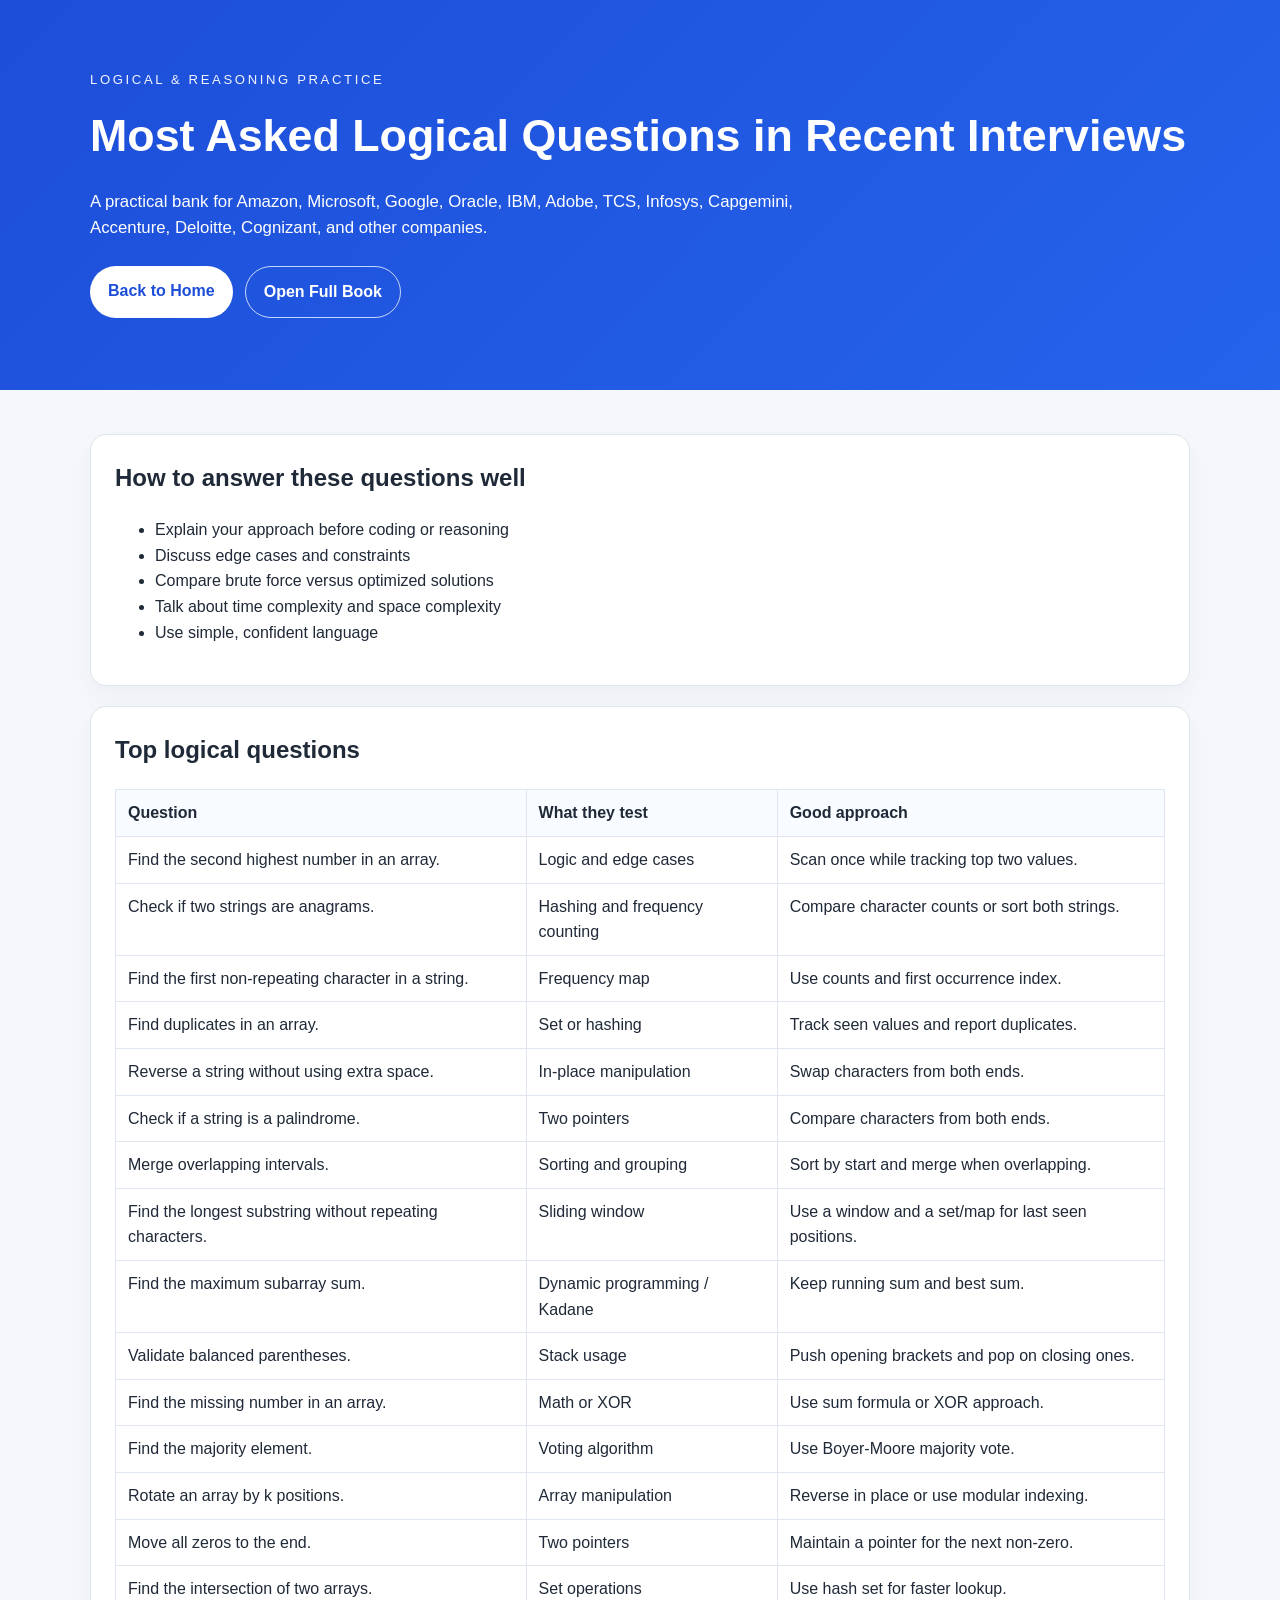
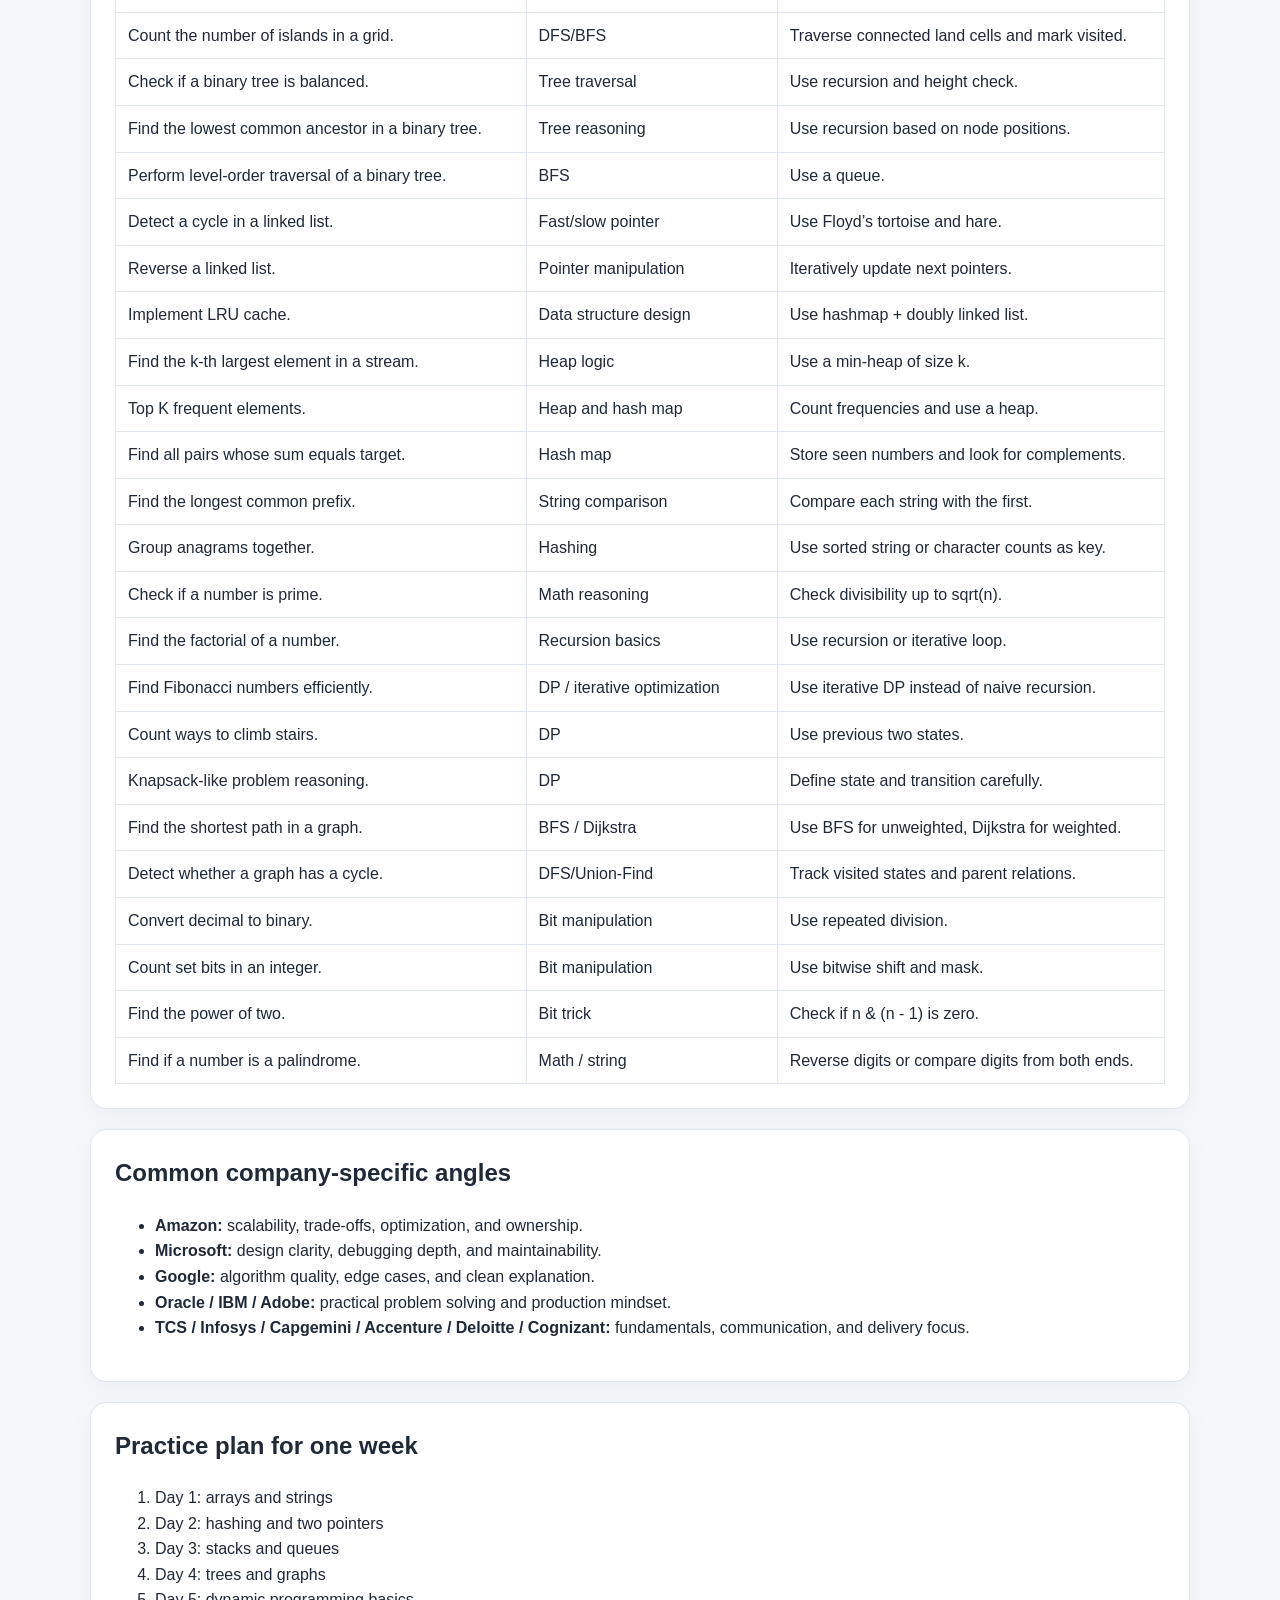
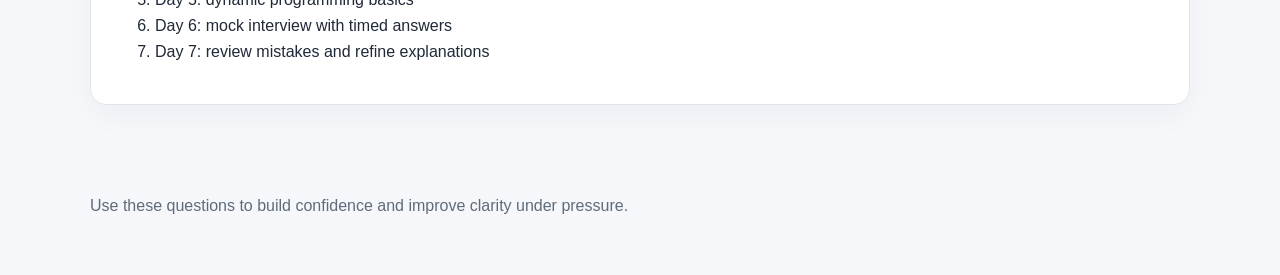
<file: logical-questions.html>
<!DOCTYPE html>
<html lang="en">
  <head>
    <meta charset="UTF-8" />
    <meta name="viewport" content="width=device-width, initial-scale=1.0" />
    <title>Logical Questions for Recent Interviews</title>
    <meta name="description" content="Most asked logical, reasoning, and coding-logic questions in recent interviews across top companies." />
    <link rel="stylesheet" href="styles.css" />
  </head>
  <body>
    <header class="hero small">
      <div class="container">
        <p class="eyebrow">Logical & Reasoning Practice</p>
        <h1>Most Asked Logical Questions in Recent Interviews</h1>
        <p class="lead">A practical bank for Amazon, Microsoft, Google, Oracle, IBM, Adobe, TCS, Infosys, Capgemini, Accenture, Deloitte, Cognizant, and other companies.</p>
        <div class="actions">
          <a class="btn primary" href="index.html">Back to Home</a>
          <a class="btn secondary" href="Complete_MNC_Interview_Preparation_Guide_for_Amir_Saifi.html">Open Full Book</a>
        </div>
      </div>
    </header>

    <main class="container">
      <section class="section">
        <h2>How to answer these questions well</h2>
        <ul>
          <li>Explain your approach before coding or reasoning</li>
          <li>Discuss edge cases and constraints</li>
          <li>Compare brute force versus optimized solutions</li>
          <li>Talk about time complexity and space complexity</li>
          <li>Use simple, confident language</li>
        </ul>
      </section>

      <section class="section">
        <h2>Top logical questions</h2>
        <table>
          <thead>
            <tr>
              <th>Question</th>
              <th>What they test</th>
              <th>Good approach</th>
            </tr>
          </thead>
          <tbody>
            <tr><td>Find the second highest number in an array.</td><td>Logic and edge cases</td><td>Scan once while tracking top two values.</td></tr>
            <tr><td>Check if two strings are anagrams.</td><td>Hashing and frequency counting</td><td>Compare character counts or sort both strings.</td></tr>
            <tr><td>Find the first non-repeating character in a string.</td><td>Frequency map</td><td>Use counts and first occurrence index.</td></tr>
            <tr><td>Find duplicates in an array.</td><td>Set or hashing</td><td>Track seen values and report duplicates.</td></tr>
            <tr><td>Reverse a string without using extra space.</td><td>In-place manipulation</td><td>Swap characters from both ends.</td></tr>
            <tr><td>Check if a string is a palindrome.</td><td>Two pointers</td><td>Compare characters from both ends.</td></tr>
            <tr><td>Merge overlapping intervals.</td><td>Sorting and grouping</td><td>Sort by start and merge when overlapping.</td></tr>
            <tr><td>Find the longest substring without repeating characters.</td><td>Sliding window</td><td>Use a window and a set/map for last seen positions.</td></tr>
            <tr><td>Find the maximum subarray sum.</td><td>Dynamic programming / Kadane</td><td>Keep running sum and best sum.</td></tr>
            <tr><td>Validate balanced parentheses.</td><td>Stack usage</td><td>Push opening brackets and pop on closing ones.</td></tr>
            <tr><td>Find the missing number in an array.</td><td>Math or XOR</td><td>Use sum formula or XOR approach.</td></tr>
            <tr><td>Find the majority element.</td><td>Voting algorithm</td><td>Use Boyer-Moore majority vote.</td></tr>
            <tr><td>Rotate an array by k positions.</td><td>Array manipulation</td><td>Reverse in place or use modular indexing.</td></tr>
            <tr><td>Move all zeros to the end.</td><td>Two pointers</td><td>Maintain a pointer for the next non-zero.</td></tr>
            <tr><td>Find the intersection of two arrays.</td><td>Set operations</td><td>Use hash set for faster lookup.</td></tr>
            <tr><td>Count the number of islands in a grid.</td><td>DFS/BFS</td><td>Traverse connected land cells and mark visited.</td></tr>
            <tr><td>Check if a binary tree is balanced.</td><td>Tree traversal</td><td>Use recursion and height check.</td></tr>
            <tr><td>Find the lowest common ancestor in a binary tree.</td><td>Tree reasoning</td><td>Use recursion based on node positions.</td></tr>
            <tr><td>Perform level-order traversal of a binary tree.</td><td>BFS</td><td>Use a queue.</td></tr>
            <tr><td>Detect a cycle in a linked list.</td><td>Fast/slow pointer</td><td>Use Floyd’s tortoise and hare.</td></tr>
            <tr><td>Reverse a linked list.</td><td>Pointer manipulation</td><td>Iteratively update next pointers.</td></tr>
            <tr><td>Implement LRU cache.</td><td>Data structure design</td><td>Use hashmap + doubly linked list.</td></tr>
            <tr><td>Find the k-th largest element in a stream.</td><td>Heap logic</td><td>Use a min-heap of size k.</td></tr>
            <tr><td>Top K frequent elements.</td><td>Heap and hash map</td><td>Count frequencies and use a heap.</td></tr>
            <tr><td>Find all pairs whose sum equals target.</td><td>Hash map</td><td>Store seen numbers and look for complements.</td></tr>
            <tr><td>Find the longest common prefix.</td><td>String comparison</td><td>Compare each string with the first.</td></tr>
            <tr><td>Group anagrams together.</td><td>Hashing</td><td>Use sorted string or character counts as key.</td></tr>
            <tr><td>Check if a number is prime.</td><td>Math reasoning</td><td>Check divisibility up to sqrt(n).</td></tr>
            <tr><td>Find the factorial of a number.</td><td>Recursion basics</td><td>Use recursion or iterative loop.</td></tr>
            <tr><td>Find Fibonacci numbers efficiently.</td><td>DP / iterative optimization</td><td>Use iterative DP instead of naive recursion.</td></tr>
            <tr><td>Count ways to climb stairs.</td><td>DP</td><td>Use previous two states.</td></tr>
            <tr><td>Knapsack-like problem reasoning.</td><td>DP</td><td>Define state and transition carefully.</td></tr>
            <tr><td>Find the shortest path in a graph.</td><td>BFS / Dijkstra</td><td>Use BFS for unweighted, Dijkstra for weighted.</td></tr>
            <tr><td>Detect whether a graph has a cycle.</td><td>DFS/Union-Find</td><td>Track visited states and parent relations.</td></tr>
            <tr><td>Convert decimal to binary.</td><td>Bit manipulation</td><td>Use repeated division.</td></tr>
            <tr><td>Count set bits in an integer.</td><td>Bit manipulation</td><td>Use bitwise shift and mask.</td></tr>
            <tr><td>Find the power of two.</td><td>Bit trick</td><td>Check if n & (n - 1) is zero.</td></tr>
            <tr><td>Find if a number is a palindrome.</td><td>Math / string</td><td>Reverse digits or compare digits from both ends.</td></tr>
          </tbody>
        </table>
      </section>

      <section class="section">
        <h2>Common company-specific angles</h2>
        <ul>
          <li><strong>Amazon:</strong> scalability, trade-offs, optimization, and ownership.</li>
          <li><strong>Microsoft:</strong> design clarity, debugging depth, and maintainability.</li>
          <li><strong>Google:</strong> algorithm quality, edge cases, and clean explanation.</li>
          <li><strong>Oracle / IBM / Adobe:</strong> practical problem solving and production mindset.</li>
          <li><strong>TCS / Infosys / Capgemini / Accenture / Deloitte / Cognizant:</strong> fundamentals, communication, and delivery focus.</li>
        </ul>
      </section>

      <section class="section">
        <h2>Practice plan for one week</h2>
        <ol>
          <li>Day 1: arrays and strings</li>
          <li>Day 2: hashing and two pointers</li>
          <li>Day 3: stacks and queues</li>
          <li>Day 4: trees and graphs</li>
          <li>Day 5: dynamic programming basics</li>
          <li>Day 6: mock interview with timed answers</li>
          <li>Day 7: review mistakes and refine explanations</li>
        </ol>
      </section>
    </main>

    <footer class="footer">
      <div class="container">
        <p>Use these questions to build confidence and improve clarity under pressure.</p>
      </div>
    </footer>
  </body>
</html>
</file>
<file: styles.css>
:root {
  color-scheme: light;
  --bg: #f5f7fb;
  --surface: #ffffff;
  --text: #1f2937;
  --muted: #606b7a;
  --primary: #2563eb;
  --primary-dark: #1d4ed8;
  --border: #dfe6ef;
}

* { box-sizing: border-box; }
body {
  margin: 0;
  font-family: Arial, Helvetica, sans-serif;
  color: var(--text);
  background: var(--bg);
  line-height: 1.6;
}

.container {
  width: min(1100px, calc(100% - 32px));
  margin: 0 auto;
}

.hero {
  background: linear-gradient(135deg, var(--primary-dark), var(--primary));
  color: white;
  padding: 72px 0 90px;
}
.hero.small { padding: 56px 0 72px; }
.eyebrow {
  text-transform: uppercase;
  letter-spacing: 0.2em;
  font-size: 0.82rem;
  margin-bottom: 10px;
  opacity: 0.95;
}
.hero h1 {
  font-size: clamp(2rem, 4vw, 2.8rem);
  margin: 0 0 12px;
}
.lead { font-size: 1.05rem; max-width: 740px; }
.actions { display: flex; flex-wrap: wrap; gap: 12px; margin-top: 24px; }
.btn {
  display: inline-block;
  text-decoration: none;
  padding: 12px 18px;
  border-radius: 999px;
  font-weight: 700;
}
.btn.primary { background: white; color: var(--primary-dark); }
.btn.secondary { background: transparent; color: white; border: 1px solid rgba(255,255,255,0.75); }

main { padding: 24px 0 48px; }
.cards {
  display: grid;
  grid-template-columns: repeat(auto-fit, minmax(240px, 1fr));
  gap: 18px;
  margin-top: -38px;
}
.card {
  background: var(--surface);
  border: 1px solid var(--border);
  border-radius: 16px;
  padding: 20px;
  box-shadow: 0 10px 30px rgba(15, 23, 42, 0.06);
}
.card h2 { margin-top: 0; }
.card a { color: var(--primary); font-weight: 700; text-decoration: none; }
.section {
  background: var(--surface);
  border: 1px solid var(--border);
  border-radius: 16px;
  padding: 24px;
  margin-top: 20px;
  box-shadow: 0 10px 30px rgba(15, 23, 42, 0.04);
}
.section h2 { margin-top: 0; }
table {
  width: 100%;
  border-collapse: collapse;
  margin-top: 12px;
}
th, td {
  border: 1px solid var(--border);
  padding: 10px 12px;
  text-align: left;
  vertical-align: top;
}
th { background: #f8fbff; }
.footer { padding: 24px 0 40px; color: var(--muted); }

@media (max-width: 700px) {
  .hero { padding: 56px 0 72px; }
  .card, .section { padding: 18px; }
}
</file>
